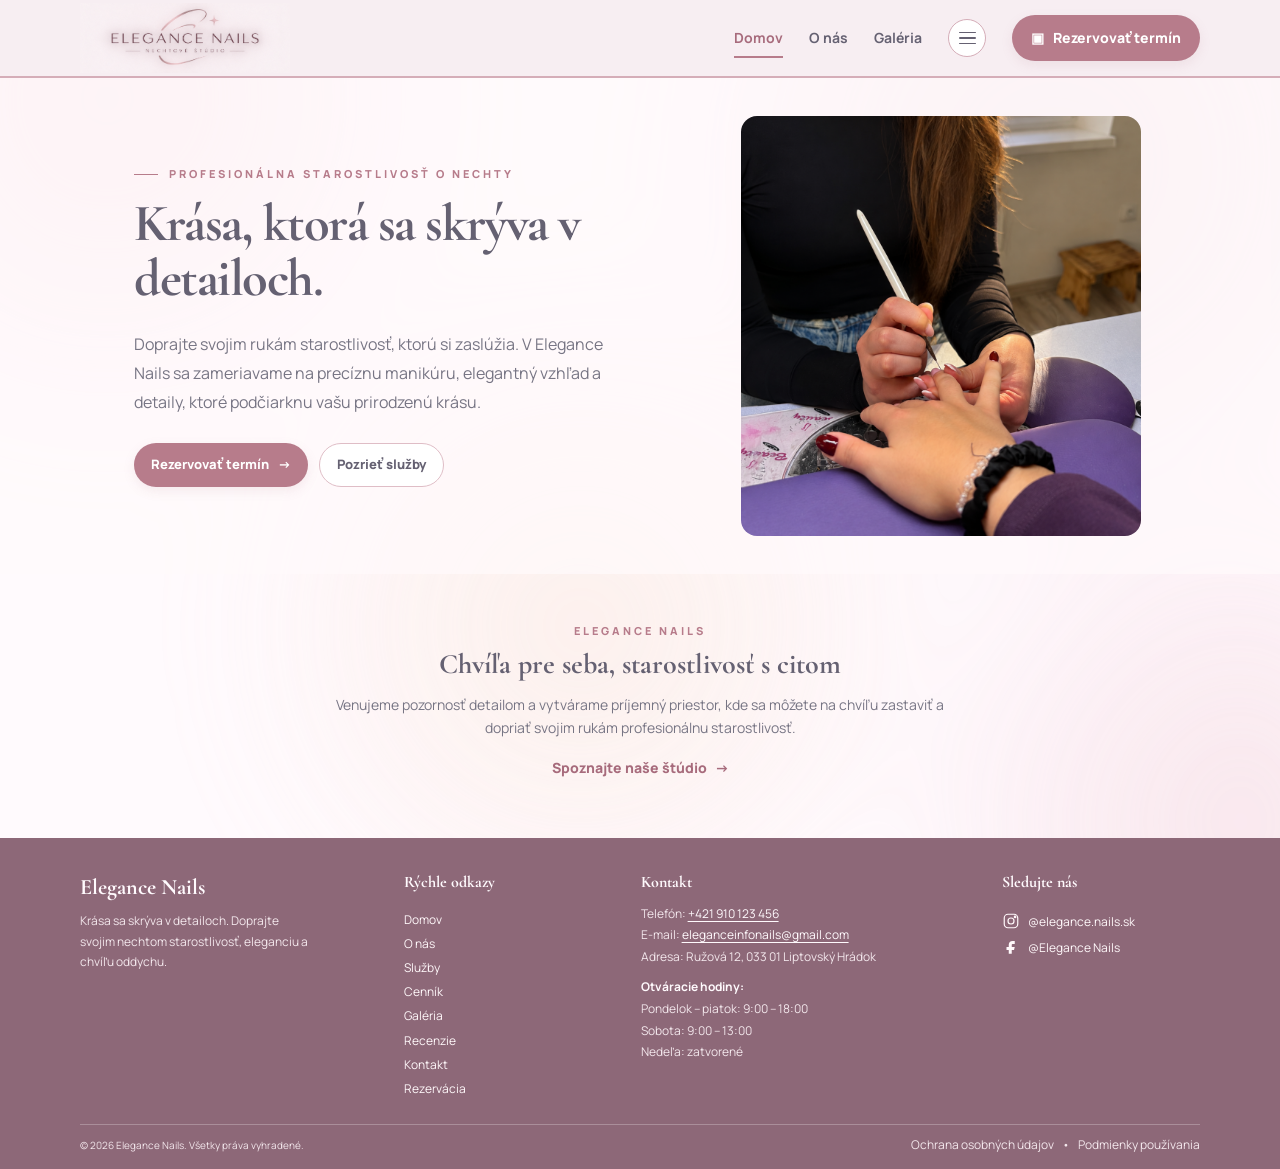
<file: index.html>
<!doctype html>
<html lang="sk">
  <head>
    <meta charset="UTF-8">
    <meta name="viewport" content="width=device-width, initial-scale=1.0">
    <meta
      name="description"
      content="Elegance Nails – profesionálna starostlivosť o nechty a jednoduchá rezervácia termínu."
    >
    <title>Elegance Nails | Domov</title>
    <link rel="icon" type="image/svg+xml" href="favicon.svg">
    <link rel="stylesheet" href="styles/main.css">
  </head>
  <body>
    <header class="site-header">
      <nav class="main-navigation" aria-label="Hlavná navigácia">
        <a class="brand" href="index.html" aria-label="Elegance Nails – domov">
          <img src="docs/prototyp/logo.png" alt="Elegance Nails" width="180" height="60">
        </a>
        <div class="navigation-actions">
          <a href="index.html" aria-current="page">Domov</a>
          <a href="o-nas.html">O nás</a>
          <a href="galeria.html">Galéria</a>
          <details class="nav-menu">
            <summary class="menu-toggle" aria-label="Otvoriť navigačné menu">
              <span class="menu-toggle-icon" aria-hidden="true">
                <span></span><span></span><span></span>
              </span>
            </summary>
            <ul class="menu">
              <li><a href="sluzby.html">Služby</a></li>
              <li><a href="cennik.html">Cenník</a></li>
              <li><a href="recenzie.html">Recenzie</a></li>
              <li><a href="kontakt.html">Kontakt</a></li>
            </ul>
          </details>
          <a class="reservation-button" href="rezervacia.html">
            <span aria-hidden="true">▣</span>
            Rezervovať termín
          </a>
        </div>
      </nav>
    </header>

    <main>
      <section class="hero" aria-labelledby="hero-title">
        <div class="hero-content">
          <p>Profesionálna starostlivosť o nechty</p>
          <h1 id="hero-title">Krása, ktorá sa skrýva v detailoch.</h1>
          <p>
            Doprajte svojim rukám starostlivosť, ktorú si zaslúžia.
            V Elegance Nails sa zameriavame na precíznu manikúru,
            elegantný vzhľad a detaily, ktoré podčiarknu vašu prirodzenú krásu.
          </p>
          <div class="hero-actions">
            <a class="reservation-button" href="rezervacia.html">
              Rezervovať termín <span aria-hidden="true">→</span>
            </a>
            <a href="sluzby.html">Pozrieť služby</a>
          </div>
        </div>
        <img
          class="hero-image"
          src="docs/prototyp/fotkauvod.png"
          alt="Manikérka precízne upravuje nechty zákazníčky"
        >
      </section>

      <section class="home-intro" aria-labelledby="home-intro-title">
        <p>Elegance Nails</p>
        <h2 id="home-intro-title">Chvíľa pre seba, starostlivosť s citom</h2>
        <p>
          Venujeme pozornosť detailom a vytvárame príjemný priestor, kde sa
          môžete na chvíľu zastaviť a dopriať svojim rukám profesionálnu
          starostlivosť.
        </p>
        <a class="text-link" href="o-nas.html">Spoznajte naše štúdio <span aria-hidden="true">→</span></a>
      </section>
    </main>

    <footer class="site-footer">
      <div class="footer-about">
        <a class="footer-brand" href="index.html">Elegance Nails</a>
        <p>Krása sa skrýva v detailoch. Doprajte svojim nechtom starostlivosť, eleganciu a chvíľu oddychu.</p>
      </div>
      <nav class="footer-navigation" aria-label="Navigácia v pätičke">
        <h2>Rýchle odkazy</h2>
        <a href="index.html">Domov</a>
        <a href="o-nas.html">O nás</a>
        <a href="sluzby.html">Služby</a>
        <a href="cennik.html">Cenník</a>
        <a href="galeria.html">Galéria</a>
        <a href="recenzie.html">Recenzie</a>
        <a href="kontakt.html">Kontakt</a>
        <a href="rezervacia.html">Rezervácia</a>
      </nav>
      <div class="footer-contact">
        <h2>Kontakt</h2>
        <p>Telefón: <a href="tel:+421910123456">+421 910 123 456</a></p>
        <p>E-mail: <a href="mailto:eleganceinfonails@gmail.com">eleganceinfonails@gmail.com</a></p>
        <p>Adresa: Ružová 12, 033 01 Liptovský Hrádok</p>
        <p class="footer-opening-hours-title"><strong>Otváracie hodiny:</strong></p>
        <p>Pondelok – piatok: 9:00 – 18:00</p>
        <p>Sobota: 9:00 – 13:00</p>
        <p>Nedeľa: zatvorené</p>
      </div>
      <div class="footer-social">
        <h2>Sledujte nás</h2>
        <a href="https://www.instagram.com/elegance.nails.sk/" target="_blank" rel="noopener noreferrer" aria-label="Instagram Elegance Nails">
          <svg aria-hidden="true" viewBox="0 0 24 24"><rect x="3" y="3" width="18" height="18" rx="5"></rect><circle cx="12" cy="12" r="4"></circle><circle cx="17.4" cy="6.6" r="1"></circle></svg>
          <span>@elegance.nails.sk</span>
        </a>
        <a href="https://www.facebook.com/EleganceNails/" target="_blank" rel="noopener noreferrer" aria-label="Facebook Elegance Nails">
          <svg aria-hidden="true" viewBox="0 0 24 24"><path d="M14 8h3V4h-3c-3 0-5 2-5 5v3H6v4h3v5h4v-5h3l1-4h-4V9c0-.7.3-1 1-1Z"></path></svg>
          <span>@Elegance Nails</span>
        </a>
      </div>
      <div class="footer-copyright">
        <small>© 2026 Elegance Nails. Všetky práva vyhradené.</small>
        <nav aria-label="Právne informácie">
          <a href="ochrana-osobnych-udajov.html">Ochrana osobných údajov</a>
          <span aria-hidden="true">•</span>
          <a href="mailto:eleganceinfonails@gmail.com?subject=Podmienky používania">Podmienky používania</a>
        </nav>
      </div>
    </footer>
    <script src="scripts/navigation.js"></script>
  </body>
</html>
</file>
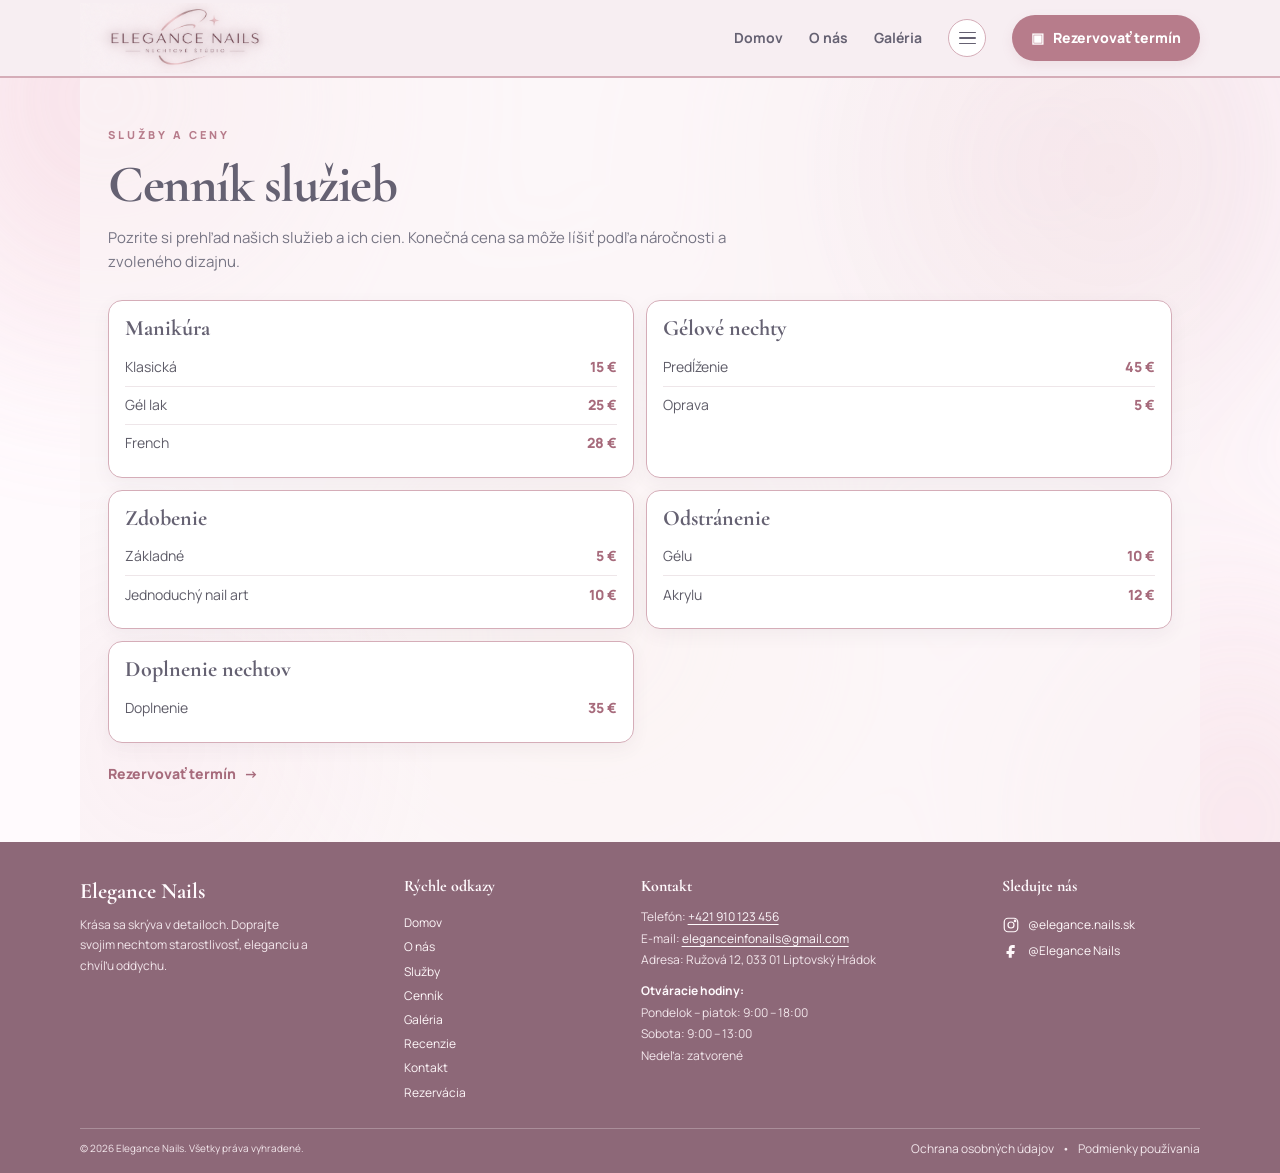
<file: cennik.html>
<!doctype html>
<html lang="sk">
  <head>
    <meta charset="UTF-8">
    <meta name="viewport" content="width=device-width, initial-scale=1.0">
    <meta name="description" content="Pozrite si cenník služieb nechtového štúdia Elegance Nails.">
    <title>Elegance Nails | Cenník</title>
    <link rel="icon" type="image/svg+xml" href="favicon.svg">
    <link rel="stylesheet" href="styles/main.css">
  </head>
  <body>
    <header class="site-header">
      <nav class="main-navigation" aria-label="Hlavná navigácia">
        <a class="brand" href="index.html" aria-label="Elegance Nails – domov"><img src="docs/prototyp/logo.png" alt="Elegance Nails" width="180" height="60"></a>
        <div class="navigation-actions">
          <a href="index.html">Domov</a><a href="o-nas.html">O nás</a><a href="galeria.html">Galéria</a>
          <details class="nav-menu"><summary class="menu-toggle" aria-label="Otvoriť navigačné menu"><span class="menu-toggle-icon" aria-hidden="true"><span></span><span></span><span></span></span></summary>
            <ul class="menu"><li><a href="sluzby.html">Služby</a></li><li><a href="cennik.html" aria-current="page">Cenník</a></li><li><a href="recenzie.html">Recenzie</a></li><li><a href="kontakt.html">Kontakt</a></li></ul>
          </details>
          <a class="reservation-button" href="rezervacia.html"><span aria-hidden="true">▣</span>Rezervovať termín</a>
        </div>
      </nav>
    </header>
    <main>
      <section class="page-content price-page" id="cennik" aria-labelledby="page-title">
        <header><p>Služby a ceny</p><h1 id="page-title">Cenník služieb</h1><p>Pozrite si prehľad našich služieb a ich cien. Konečná cena sa môže líšiť podľa náročnosti a zvoleného dizajnu.</p></header>
        <div class="price-grid">
          <article><h2>Manikúra</h2><dl><div><dt>Klasická</dt><dd>15 €</dd></div><div><dt>Gél lak</dt><dd>25 €</dd></div><div><dt>French</dt><dd>28 €</dd></div></dl></article>
          <article><h2>Gélové nechty</h2><dl><div><dt>Predĺženie</dt><dd>45 €</dd></div><div><dt>Oprava</dt><dd>5 €</dd></div></dl></article>
          <article><h2>Zdobenie</h2><dl><div><dt>Základné</dt><dd>5 €</dd></div><div><dt>Jednoduchý nail art</dt><dd>10 €</dd></div></dl></article>
          <article><h2>Odstránenie</h2><dl><div><dt>Gélu</dt><dd>10 €</dd></div><div><dt>Akrylu</dt><dd>12 €</dd></div></dl></article>
          <article><h2>Doplnenie nechtov</h2><dl><div><dt>Doplnenie</dt><dd>35 €</dd></div></dl></article>
        </div>
        <a class="text-link" href="rezervacia.html">Rezervovať termín <span aria-hidden="true">→</span></a>
      </section>
    </main>
    <footer class="site-footer">
      <div class="footer-about"><a class="footer-brand" href="index.html">Elegance Nails</a><p>Krása sa skrýva v detailoch. Doprajte svojim nechtom starostlivosť, eleganciu a chvíľu oddychu.</p></div>
      <nav class="footer-navigation" aria-label="Navigácia v pätičke"><h2>Rýchle odkazy</h2><a href="index.html">Domov</a><a href="o-nas.html">O nás</a><a href="sluzby.html">Služby</a><a href="cennik.html">Cenník</a><a href="galeria.html">Galéria</a><a href="recenzie.html">Recenzie</a><a href="kontakt.html">Kontakt</a><a href="rezervacia.html">Rezervácia</a></nav>
      <div class="footer-contact"><h2>Kontakt</h2><p>Telefón: <a href="tel:+421910123456">+421 910 123 456</a></p><p>E-mail: <a href="mailto:eleganceinfonails@gmail.com">eleganceinfonails@gmail.com</a></p><p>Adresa: Ružová 12, 033 01 Liptovský Hrádok</p><p class="footer-opening-hours-title"><strong>Otváracie hodiny:</strong></p><p>Pondelok – piatok: 9:00 – 18:00</p><p>Sobota: 9:00 – 13:00</p><p>Nedeľa: zatvorené</p></div>
      <div class="footer-social"><h2>Sledujte nás</h2><a href="https://www.instagram.com/elegance.nails.sk/" target="_blank" rel="noopener noreferrer" aria-label="Instagram Elegance Nails"><svg aria-hidden="true" viewBox="0 0 24 24"><rect x="3" y="3" width="18" height="18" rx="5"></rect><circle cx="12" cy="12" r="4"></circle><circle cx="17.4" cy="6.6" r="1"></circle></svg><span>@elegance.nails.sk</span></a><a href="https://www.facebook.com/EleganceNails/" target="_blank" rel="noopener noreferrer" aria-label="Facebook Elegance Nails"><svg aria-hidden="true" viewBox="0 0 24 24"><path d="M14 8h3V4h-3c-3 0-5 2-5 5v3H6v4h3v5h4v-5h3l1-4h-4V9c0-.7.3-1 1-1Z"></path></svg><span>@Elegance Nails</span></a></div>
      <div class="footer-copyright"><small>© 2026 Elegance Nails. Všetky práva vyhradené.</small><nav aria-label="Právne informácie"><a href="ochrana-osobnych-udajov.html">Ochrana osobných údajov</a><span aria-hidden="true">•</span><a href="mailto:eleganceinfonails@gmail.com?subject=Podmienky používania">Podmienky používania</a></nav></div>
    </footer>
    <script src="scripts/navigation.js"></script>
  </body>
</html>
</file>
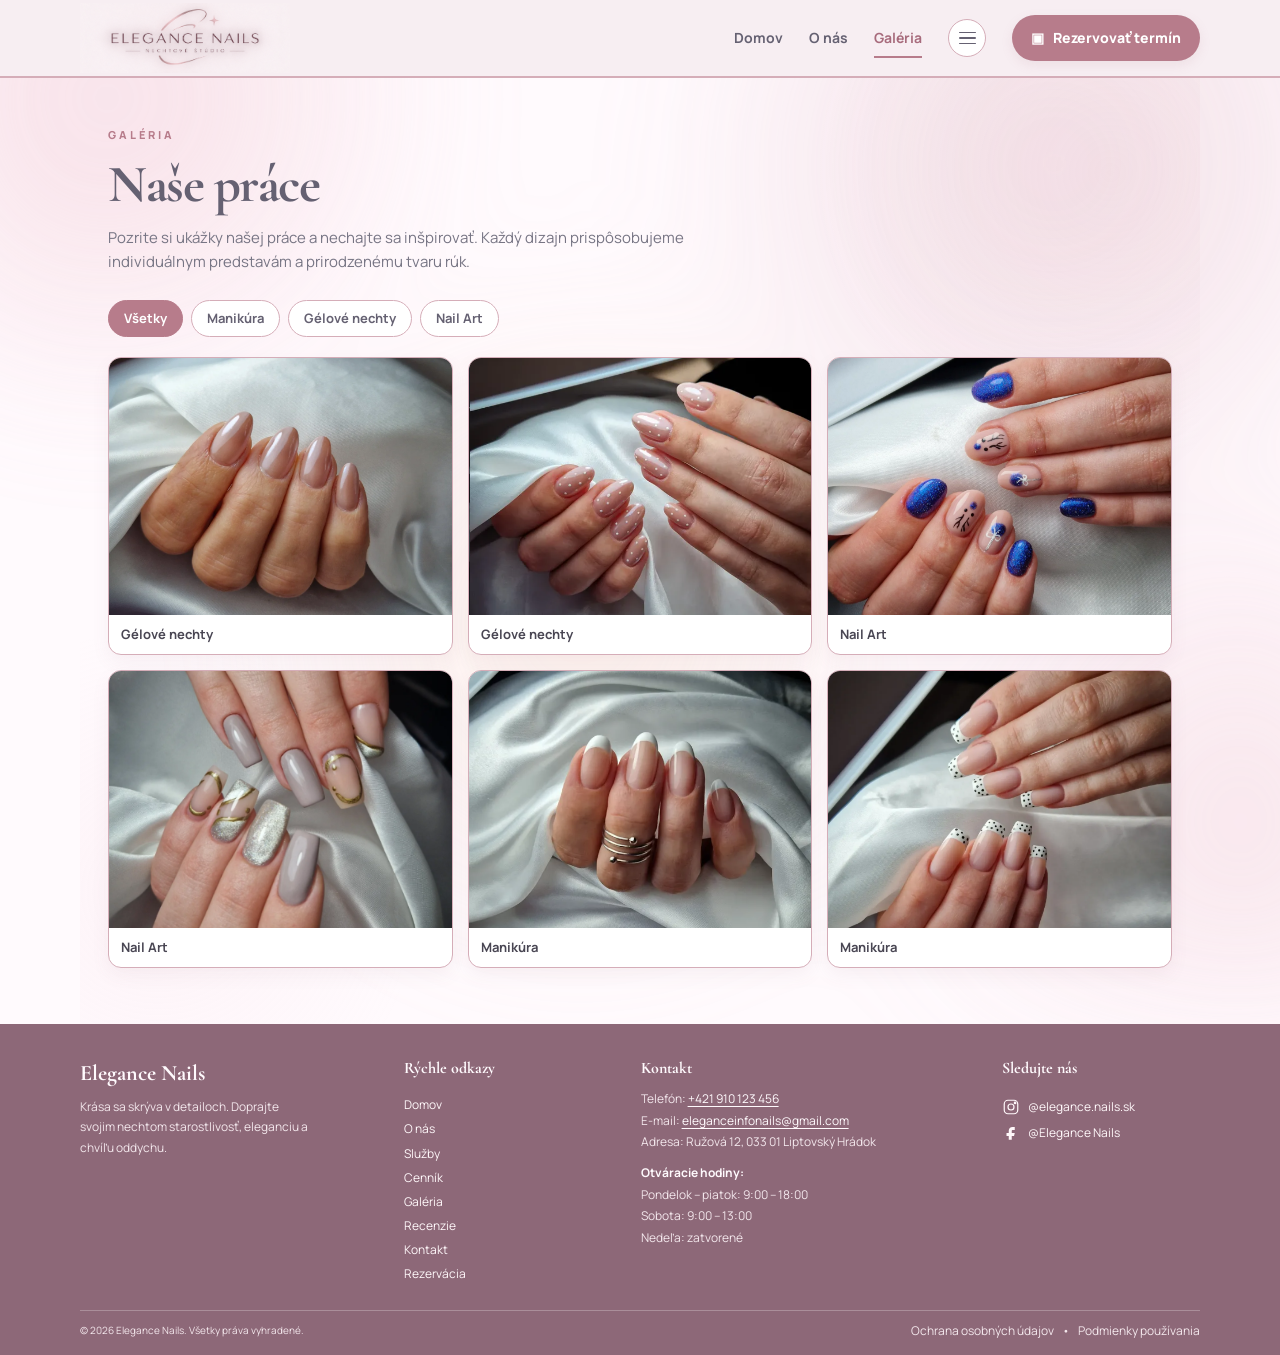
<file: galeria.html>
<!doctype html>
<html lang="sk">
  <head>
    <meta charset="UTF-8">
    <meta name="viewport" content="width=device-width, initial-scale=1.0">
    <meta name="description" content="Prezrite si ukážky prác nechtového štúdia Elegance Nails.">
    <title>Elegance Nails | Galéria</title>
    <link rel="icon" type="image/svg+xml" href="favicon.svg">
    <link rel="stylesheet" href="styles/main.css">
  </head>
  <body>
    <header class="site-header">
      <nav class="main-navigation" aria-label="Hlavná navigácia">
        <a class="brand" href="index.html" aria-label="Elegance Nails – domov"><img src="docs/prototyp/logo.png" alt="Elegance Nails" width="180" height="60"></a>
        <div class="navigation-actions">
          <a href="index.html">Domov</a><a href="o-nas.html">O nás</a><a href="galeria.html" aria-current="page">Galéria</a>
          <details class="nav-menu"><summary class="menu-toggle" aria-label="Otvoriť navigačné menu"><span class="menu-toggle-icon" aria-hidden="true"><span></span><span></span><span></span></span></summary>
            <ul class="menu"><li><a href="sluzby.html">Služby</a></li><li><a href="cennik.html">Cenník</a></li><li><a href="recenzie.html">Recenzie</a></li><li><a href="kontakt.html">Kontakt</a></li></ul>
          </details>
          <a class="reservation-button" href="rezervacia.html"><span aria-hidden="true">▣</span>Rezervovať termín</a>
        </div>
      </nav>
    </header>
    <main>
      <section class="page-content gallery-page" id="galeria" aria-labelledby="page-title">
        <header><p>Galéria</p><h1 id="page-title">Naše práce</h1><p>Pozrite si ukážky našej práce a nechajte sa inšpirovať. Každý dizajn prispôsobujeme individuálnym predstavám a prirodzenému tvaru rúk.</p></header>
        <div class="gallery-filters" aria-label="Kategórie galérie">
          <button type="button" data-filter="vsetky" aria-pressed="true">Všetky</button>
          <button type="button" data-filter="manikura" aria-pressed="false">Manikúra</button>
          <button type="button" data-filter="gelove-nechty" aria-pressed="false">Gélové nechty</button>
          <button type="button" data-filter="nail-art" aria-pressed="false">Nail Art</button>
        </div>
        <div class="gallery-grid">
          <figure data-category="gelove-nechty"><img src="docs/prototyp/gelovenechty1.png" alt="Elegantné nude gélové nechty"><figcaption>Gélové nechty</figcaption></figure>
          <figure data-category="gelove-nechty"><img src="docs/prototyp/gelovenechty2.png" alt="Ružové gélové nechty s jemným bodkovaným zdobením"><figcaption>Gélové nechty</figcaption></figure>
          <figure data-category="nail-art"><img src="docs/prototyp/nailart1.png" alt="Modré a ružové nechty so zdobením"><figcaption>Nail Art</figcaption></figure>
          <figure data-category="nail-art"><img src="docs/prototyp/nailart2.png" alt="Elegantné nude nechty so zlatým zdobením"><figcaption>Nail Art</figcaption></figure>
          <figure data-category="manikura"><img src="docs/prototyp/manikura1.png" alt="Prirodzená manikúra s francúzskou špičkou"><figcaption>Manikúra</figcaption></figure>
          <figure data-category="manikura"><img src="docs/prototyp/manikura2.png" alt="Ružová manikúra s bodkovaným zdobením"><figcaption>Manikúra</figcaption></figure>
        </div>
      </section>
    </main>
    <footer class="site-footer">
      <div class="footer-about"><a class="footer-brand" href="index.html">Elegance Nails</a><p>Krása sa skrýva v detailoch. Doprajte svojim nechtom starostlivosť, eleganciu a chvíľu oddychu.</p></div>
      <nav class="footer-navigation" aria-label="Navigácia v pätičke"><h2>Rýchle odkazy</h2><a href="index.html">Domov</a><a href="o-nas.html">O nás</a><a href="sluzby.html">Služby</a><a href="cennik.html">Cenník</a><a href="galeria.html">Galéria</a><a href="recenzie.html">Recenzie</a><a href="kontakt.html">Kontakt</a><a href="rezervacia.html">Rezervácia</a></nav>
      <div class="footer-contact"><h2>Kontakt</h2><p>Telefón: <a href="tel:+421910123456">+421 910 123 456</a></p><p>E-mail: <a href="mailto:eleganceinfonails@gmail.com">eleganceinfonails@gmail.com</a></p><p>Adresa: Ružová 12, 033 01 Liptovský Hrádok</p><p class="footer-opening-hours-title"><strong>Otváracie hodiny:</strong></p><p>Pondelok – piatok: 9:00 – 18:00</p><p>Sobota: 9:00 – 13:00</p><p>Nedeľa: zatvorené</p></div>
      <div class="footer-social"><h2>Sledujte nás</h2><a href="https://www.instagram.com/elegance.nails.sk/" target="_blank" rel="noopener noreferrer" aria-label="Instagram Elegance Nails"><svg aria-hidden="true" viewBox="0 0 24 24"><rect x="3" y="3" width="18" height="18" rx="5"></rect><circle cx="12" cy="12" r="4"></circle><circle cx="17.4" cy="6.6" r="1"></circle></svg><span>@elegance.nails.sk</span></a><a href="https://www.facebook.com/EleganceNails/" target="_blank" rel="noopener noreferrer" aria-label="Facebook Elegance Nails"><svg aria-hidden="true" viewBox="0 0 24 24"><path d="M14 8h3V4h-3c-3 0-5 2-5 5v3H6v4h3v5h4v-5h3l1-4h-4V9c0-.7.3-1 1-1Z"></path></svg><span>@Elegance Nails</span></a></div>
      <div class="footer-copyright"><small>© 2026 Elegance Nails. Všetky práva vyhradené.</small><nav aria-label="Právne informácie"><a href="ochrana-osobnych-udajov.html">Ochrana osobných údajov</a><span aria-hidden="true">•</span><a href="mailto:eleganceinfonails@gmail.com?subject=Podmienky používania">Podmienky používania</a></nav></div>
    </footer>
    <script>
      const filterButtons = Array.from(document.querySelectorAll(".gallery-filters button"));
      const galleryItems = Array.from(document.querySelectorAll(".gallery-grid figure"));

      filterButtons.forEach((button) => {
        button.addEventListener("click", () => {
          const selectedFilter = button.dataset.filter;

          filterButtons.forEach((filterButton) => {
            const isSelected = filterButton === button;
            filterButton.setAttribute("aria-pressed", String(isSelected));
          });

          galleryItems.forEach((item) => {
            const isMatch = selectedFilter === "vsetky" ||
              item.dataset.category === selectedFilter;

            item.classList.toggle("is-hidden", !isMatch);
            if (isMatch) {
              item.classList.remove("is-entering");
              requestAnimationFrame(() => item.classList.add("is-entering"));
            }
          });
        });
      });
    </script>
    <script src="scripts/navigation.js"></script>
  </body>
</html>
</file>
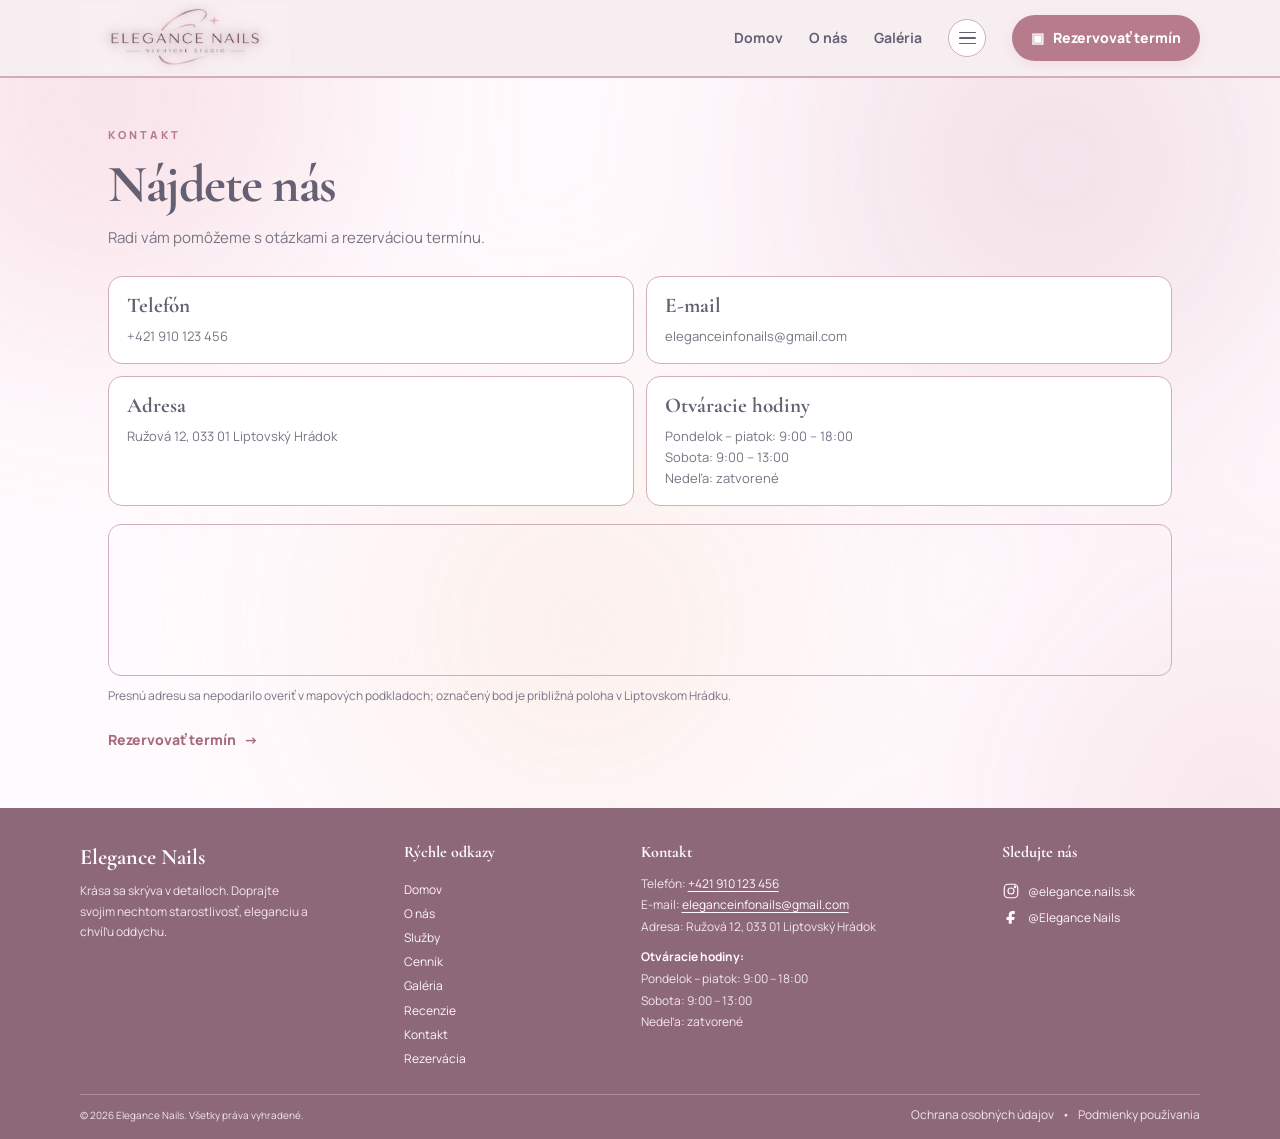
<file: kontakt.html>
<!doctype html>
<html lang="sk">
  <head>
    <meta charset="UTF-8">
    <meta name="viewport" content="width=device-width, initial-scale=1.0">
    <meta name="description" content="Kontaktujte nechtové štúdio Elegance Nails.">
    <title>Elegance Nails | Kontakt</title>
    <link rel="icon" type="image/svg+xml" href="favicon.svg">
    <link rel="stylesheet" href="styles/main.css">
  </head>
  <body>
    <header class="site-header">
      <nav class="main-navigation" aria-label="Hlavná navigácia">
        <a class="brand" href="index.html" aria-label="Elegance Nails – domov"><img src="docs/prototyp/logo.png" alt="Elegance Nails" width="180" height="60"></a>
        <div class="navigation-actions">
          <a href="index.html">Domov</a><a href="o-nas.html">O nás</a><a href="galeria.html">Galéria</a>
          <details class="nav-menu"><summary class="menu-toggle" aria-label="Otvoriť navigačné menu"><span class="menu-toggle-icon" aria-hidden="true"><span></span><span></span><span></span></span></summary>
            <ul class="menu"><li><a href="sluzby.html">Služby</a></li><li><a href="cennik.html">Cenník</a></li><li><a href="recenzie.html">Recenzie</a></li><li><a href="kontakt.html" aria-current="page">Kontakt</a></li></ul>
          </details>
          <a class="reservation-button" href="rezervacia.html"><span aria-hidden="true">▣</span>Rezervovať termín</a>
        </div>
      </nav>
    </header>
    <main>
      <section class="page-content contact-page" id="kontakt" aria-labelledby="page-title">
        <header><p>Kontakt</p><h1 id="page-title">Nájdete nás</h1><p>Radi vám pomôžeme s otázkami a rezerváciou termínu.</p></header>
        <div class="contact-grid">
          <article><h2>Telefón</h2><p><a href="tel:+421910123456">+421 910 123 456</a></p></article>
          <article><h2>E-mail</h2><p><a href="mailto:eleganceinfonails@gmail.com">eleganceinfonails@gmail.com</a></p></article>
          <article><h2>Adresa</h2><p>Ružová 12, 033 01 Liptovský Hrádok</p></article>
          <article><h2>Otváracie hodiny</h2><p>Pondelok – piatok: 9:00 – 18:00<br>Sobota: 9:00 – 13:00<br>Nedeľa: zatvorené</p></article>
        </div>
        <div class="map-placeholder">
          <iframe
            title="Interaktívna mapa približnej polohy v Liptovskom Hrádku"
            src="https://www.openstreetmap.org/export/embed.html?bbox=19.7157331%2C49.0311787%2C19.7277331%2C49.0431787&amp;layer=mapnik&amp;marker=49.0371787%2C19.7217331"
            loading="lazy"
            referrerpolicy="no-referrer-when-downgrade"
          ></iframe>
        </div>
        <p class="map-note">Presnú adresu sa nepodarilo overiť v mapových podkladoch; označený bod je približná poloha v Liptovskom Hrádku.</p>
        <a class="text-link" href="rezervacia.html">Rezervovať termín <span aria-hidden="true">→</span></a>
      </section>
    </main>
    <footer class="site-footer">
      <div class="footer-about"><a class="footer-brand" href="index.html">Elegance Nails</a><p>Krása sa skrýva v detailoch. Doprajte svojim nechtom starostlivosť, eleganciu a chvíľu oddychu.</p></div>
      <nav class="footer-navigation" aria-label="Navigácia v pätičke"><h2>Rýchle odkazy</h2><a href="index.html">Domov</a><a href="o-nas.html">O nás</a><a href="sluzby.html">Služby</a><a href="cennik.html">Cenník</a><a href="galeria.html">Galéria</a><a href="recenzie.html">Recenzie</a><a href="kontakt.html">Kontakt</a><a href="rezervacia.html">Rezervácia</a></nav>
      <div class="footer-contact"><h2>Kontakt</h2><p>Telefón: <a href="tel:+421910123456">+421 910 123 456</a></p><p>E-mail: <a href="mailto:eleganceinfonails@gmail.com">eleganceinfonails@gmail.com</a></p><p>Adresa: Ružová 12, 033 01 Liptovský Hrádok</p><p class="footer-opening-hours-title"><strong>Otváracie hodiny:</strong></p><p>Pondelok – piatok: 9:00 – 18:00</p><p>Sobota: 9:00 – 13:00</p><p>Nedeľa: zatvorené</p></div>
      <div class="footer-social"><h2>Sledujte nás</h2><a href="https://www.instagram.com/elegance.nails.sk/" target="_blank" rel="noopener noreferrer" aria-label="Instagram Elegance Nails"><svg aria-hidden="true" viewBox="0 0 24 24"><rect x="3" y="3" width="18" height="18" rx="5"></rect><circle cx="12" cy="12" r="4"></circle><circle cx="17.4" cy="6.6" r="1"></circle></svg><span>@elegance.nails.sk</span></a><a href="https://www.facebook.com/EleganceNails/" target="_blank" rel="noopener noreferrer" aria-label="Facebook Elegance Nails"><svg aria-hidden="true" viewBox="0 0 24 24"><path d="M14 8h3V4h-3c-3 0-5 2-5 5v3H6v4h3v5h4v-5h3l1-4h-4V9c0-.7.3-1 1-1Z"></path></svg><span>@Elegance Nails</span></a></div>
      <div class="footer-copyright"><small>© 2026 Elegance Nails. Všetky práva vyhradené.</small><nav aria-label="Právne informácie"><a href="ochrana-osobnych-udajov.html">Ochrana osobných údajov</a><span aria-hidden="true">•</span><a href="mailto:eleganceinfonails@gmail.com?subject=Podmienky používania">Podmienky používania</a></nav></div>
    </footer>
    <script src="scripts/navigation.js"></script>
  </body>
</html>
</file>
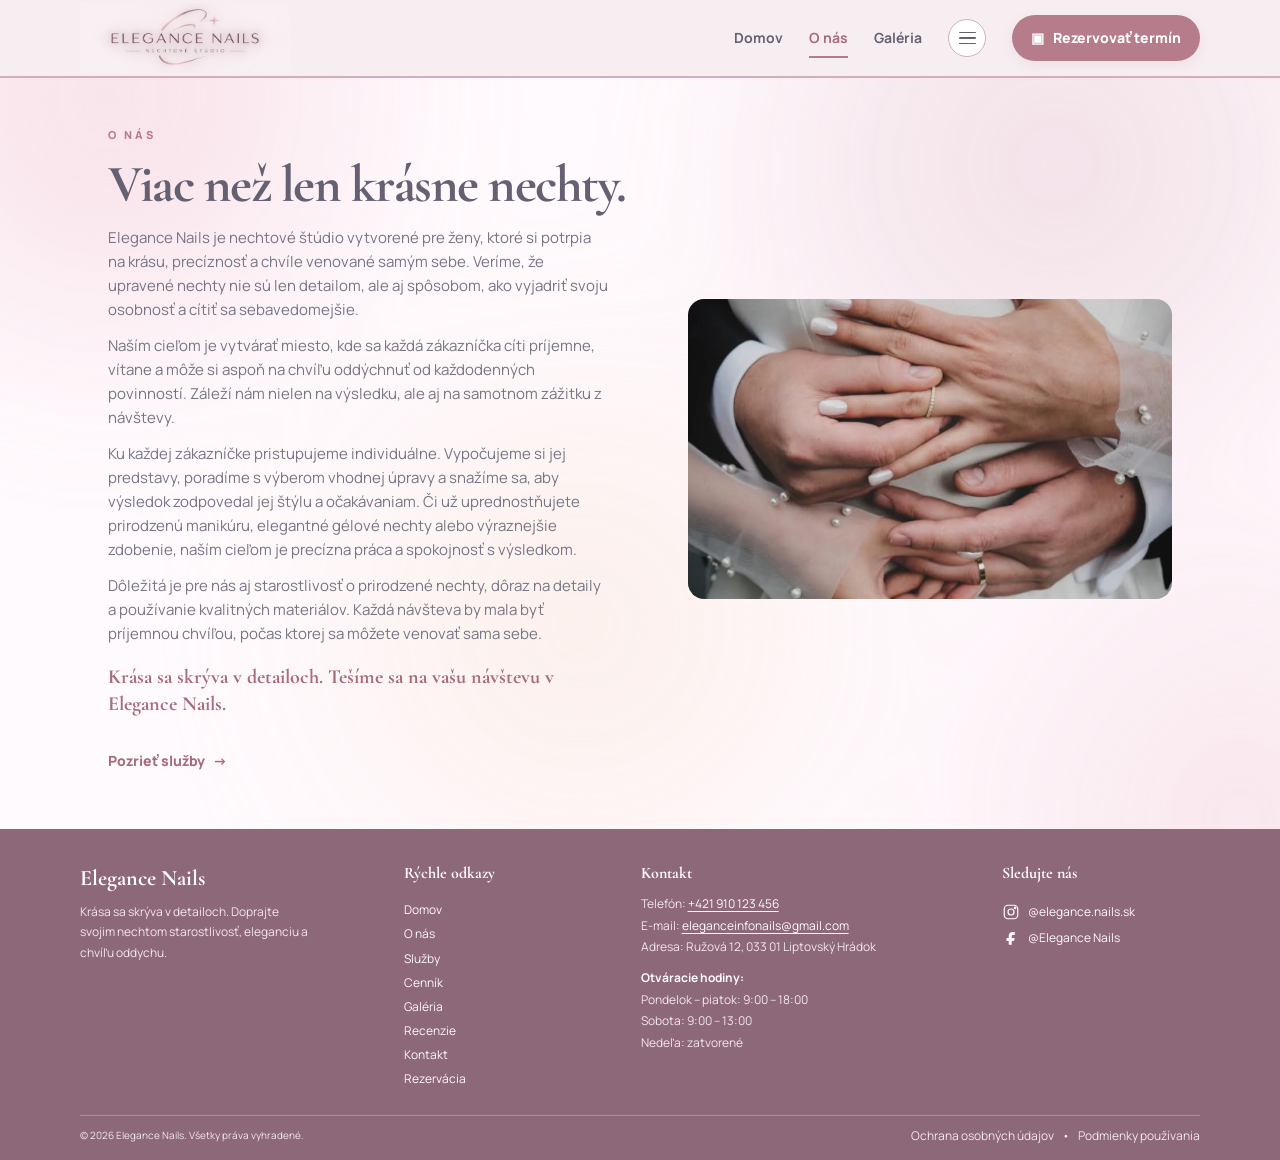
<file: o-nas.html>
<!doctype html>
<html lang="sk">
  <head>
    <meta charset="UTF-8">
    <meta name="viewport" content="width=device-width, initial-scale=1.0">
    <meta name="description" content="Spoznajte nechtové štúdio Elegance Nails a náš osobný prístup.">
    <title>Elegance Nails | O nás</title>
    <link rel="icon" type="image/svg+xml" href="favicon.svg">
    <link rel="stylesheet" href="styles/main.css">
  </head>
  <body>
    <header class="site-header">
      <nav class="main-navigation" aria-label="Hlavná navigácia">
        <a class="brand" href="index.html" aria-label="Elegance Nails – domov"><img src="docs/prototyp/logo.png" alt="Elegance Nails" width="180" height="60"></a>
        <div class="navigation-actions">
          <a href="index.html">Domov</a><a href="o-nas.html" aria-current="page">O nás</a><a href="galeria.html">Galéria</a>
          <details class="nav-menu"><summary class="menu-toggle" aria-label="Otvoriť navigačné menu"><span class="menu-toggle-icon" aria-hidden="true"><span></span><span></span><span></span></span></summary>
            <ul class="menu"><li><a href="sluzby.html">Služby</a></li><li><a href="cennik.html">Cenník</a></li><li><a href="recenzie.html">Recenzie</a></li><li><a href="kontakt.html">Kontakt</a></li></ul>
          </details>
          <a class="reservation-button" href="rezervacia.html"><span aria-hidden="true">▣</span>Rezervovať termín</a>
        </div>
      </nav>
    </header>
    <main>
      <section class="page-content about-page" id="o-nas" aria-labelledby="page-title">
        <header><p>O nás</p><h1 id="page-title">Viac než len krásne nechty.</h1></header>
        <div class="about-copy">
          <p>Elegance Nails je nechtové štúdio vytvorené pre ženy, ktoré si potrpia na krásu, precíznosť a chvíle venované samým sebe. Veríme, že upravené nechty nie sú len detailom, ale aj spôsobom, ako vyjadriť svoju osobnosť a cítiť sa sebavedomejšie.</p>
          <p>Naším cieľom je vytvárať miesto, kde sa každá zákazníčka cíti príjemne, vítane a môže si aspoň na chvíľu oddýchnuť od každodenných povinností. Záleží nám nielen na výsledku, ale aj na samotnom zážitku z návštevy.</p>
          <p>Ku každej zákazníčke pristupujeme individuálne. Vypočujeme si jej predstavy, poradíme s výberom vhodnej úpravy a snažíme sa, aby výsledok zodpovedal jej štýlu a očakávaniam. Či už uprednostňujete prirodzenú manikúru, elegantné gélové nechty alebo výraznejšie zdobenie, naším cieľom je precízna práca a spokojnosť s výsledkom.</p>
          <p>Dôležitá je pre nás aj starostlivosť o prirodzené nechty, dôraz na detaily a používanie kvalitných materiálov. Každá návšteva by mala byť príjemnou chvíľou, počas ktorej sa môžete venovať sama sebe.</p>
          <p><strong>Krása sa skrýva v detailoch. Tešíme sa na vašu návštevu v Elegance Nails.</strong></p>
        </div>
        <img class="about-image" src="docs/prototyp/onasobrazok.png" alt="Upravené nechty a starostlivosť o ruky">
        <a class="text-link" href="sluzby.html">Pozrieť služby <span aria-hidden="true">→</span></a>
      </section>
    </main>
    <footer class="site-footer">
      <div class="footer-about"><a class="footer-brand" href="index.html">Elegance Nails</a><p>Krása sa skrýva v detailoch. Doprajte svojim nechtom starostlivosť, eleganciu a chvíľu oddychu.</p></div>
      <nav class="footer-navigation" aria-label="Navigácia v pätičke"><h2>Rýchle odkazy</h2><a href="index.html">Domov</a><a href="o-nas.html">O nás</a><a href="sluzby.html">Služby</a><a href="cennik.html">Cenník</a><a href="galeria.html">Galéria</a><a href="recenzie.html">Recenzie</a><a href="kontakt.html">Kontakt</a><a href="rezervacia.html">Rezervácia</a></nav>
      <div class="footer-contact"><h2>Kontakt</h2><p>Telefón: <a href="tel:+421910123456">+421 910 123 456</a></p><p>E-mail: <a href="mailto:eleganceinfonails@gmail.com">eleganceinfonails@gmail.com</a></p><p>Adresa: Ružová 12, 033 01 Liptovský Hrádok</p><p class="footer-opening-hours-title"><strong>Otváracie hodiny:</strong></p><p>Pondelok – piatok: 9:00 – 18:00</p><p>Sobota: 9:00 – 13:00</p><p>Nedeľa: zatvorené</p></div>
      <div class="footer-social"><h2>Sledujte nás</h2><a href="https://www.instagram.com/elegance.nails.sk/" target="_blank" rel="noopener noreferrer" aria-label="Instagram Elegance Nails"><svg aria-hidden="true" viewBox="0 0 24 24"><rect x="3" y="3" width="18" height="18" rx="5"></rect><circle cx="12" cy="12" r="4"></circle><circle cx="17.4" cy="6.6" r="1"></circle></svg><span>@elegance.nails.sk</span></a><a href="https://www.facebook.com/EleganceNails/" target="_blank" rel="noopener noreferrer" aria-label="Facebook Elegance Nails"><svg aria-hidden="true" viewBox="0 0 24 24"><path d="M14 8h3V4h-3c-3 0-5 2-5 5v3H6v4h3v5h4v-5h3l1-4h-4V9c0-.7.3-1 1-1Z"></path></svg><span>@Elegance Nails</span></a></div>
      <div class="footer-copyright"><small>© 2026 Elegance Nails. Všetky práva vyhradené.</small><nav aria-label="Právne informácie"><a href="ochrana-osobnych-udajov.html">Ochrana osobných údajov</a><span aria-hidden="true">•</span><a href="mailto:eleganceinfonails@gmail.com?subject=Podmienky používania">Podmienky používania</a></nav></div>
    </footer>
    <script src="scripts/navigation.js"></script>
  </body>
</html>
</file>
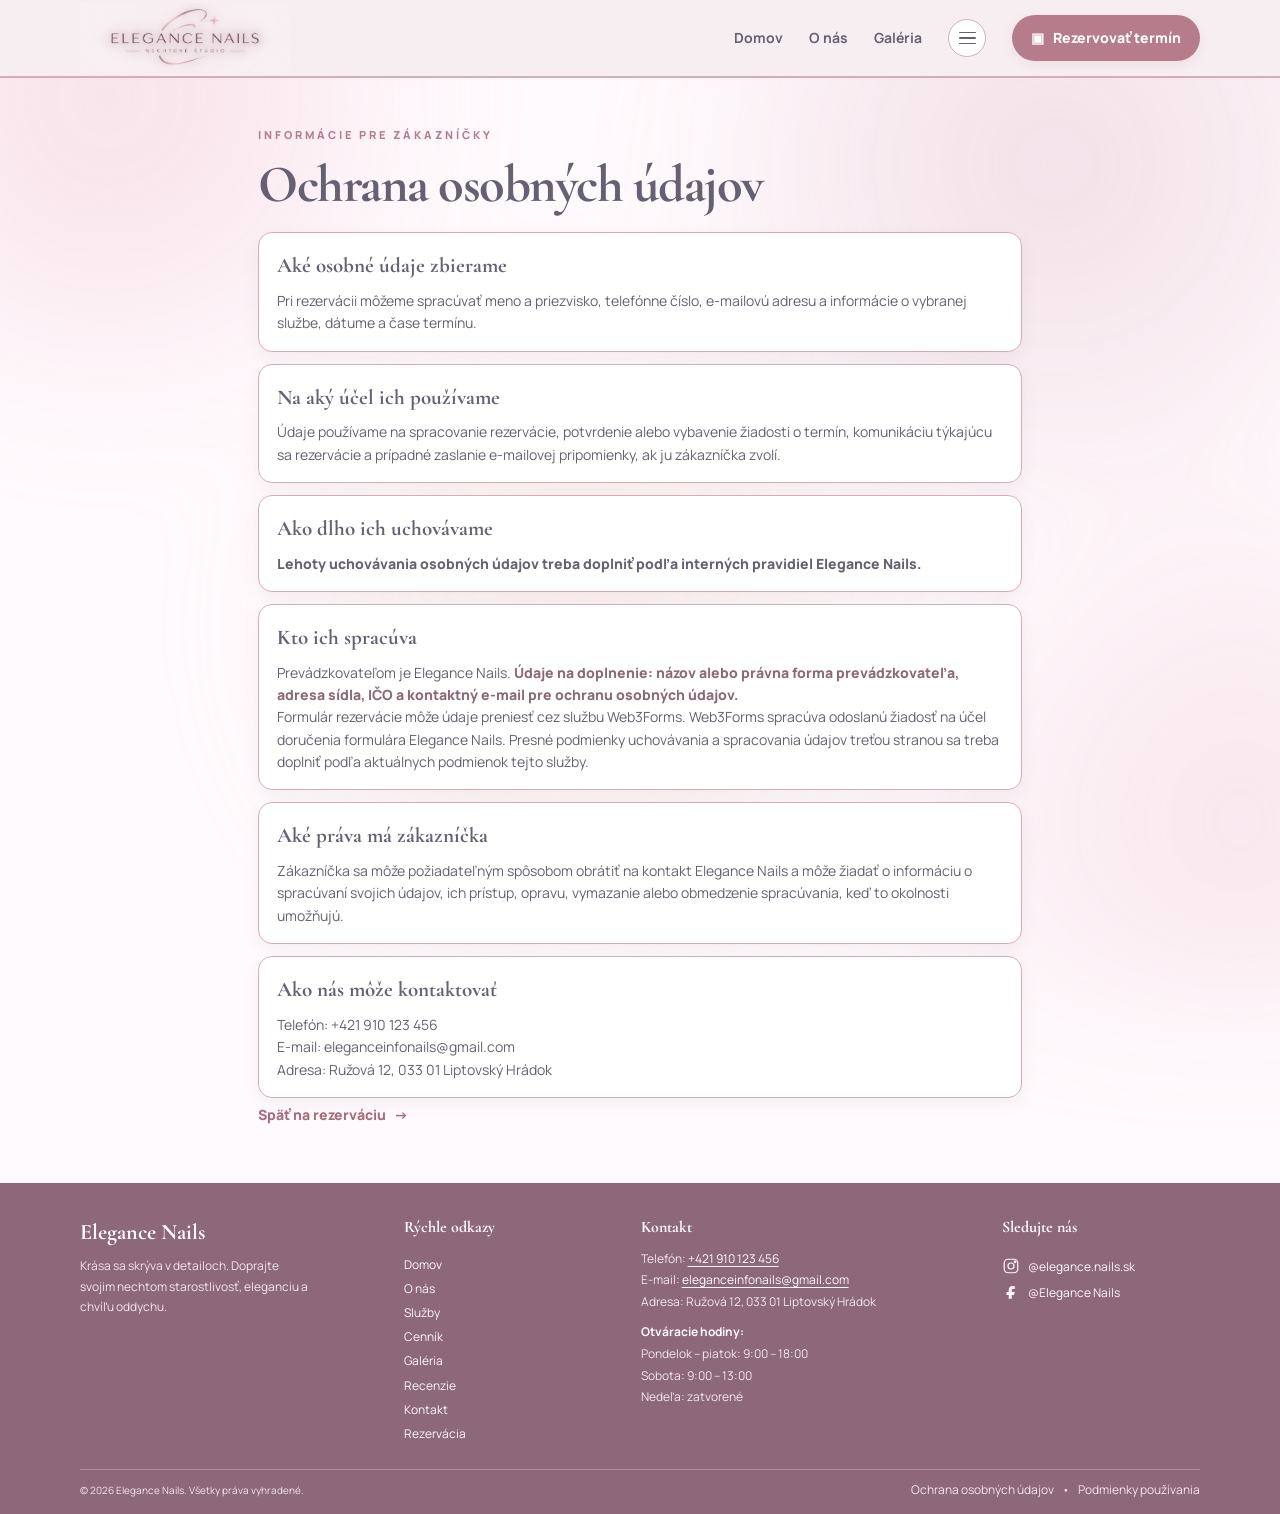
<file: ochrana-osobnych-udajov.html>
<!doctype html>
<html lang="sk">
  <head>
    <meta charset="UTF-8">
    <meta name="viewport" content="width=device-width, initial-scale=1.0">
    <meta name="description" content="Informácie o ochrane osobných údajov nechtového štúdia Elegance Nails.">
    <title>Elegance Nails | Ochrana osobných údajov</title>
    <link rel="icon" type="image/svg+xml" href="favicon.svg">
    <link rel="stylesheet" href="styles/main.css">
  </head>
  <body>
    <header class="site-header">
      <nav class="main-navigation" aria-label="Hlavná navigácia">
        <a class="brand" href="index.html" aria-label="Elegance Nails – domov"><img src="docs/prototyp/logo.png" alt="Elegance Nails" width="180" height="60"></a>
        <div class="navigation-actions">
          <a href="index.html">Domov</a><a href="o-nas.html">O nás</a><a href="galeria.html">Galéria</a>
          <details class="nav-menu"><summary class="menu-toggle" aria-label="Otvoriť navigačné menu"><span class="menu-toggle-icon" aria-hidden="true"><span></span><span></span><span></span></span></summary>
            <ul class="menu"><li><a href="sluzby.html">Služby</a></li><li><a href="cennik.html">Cenník</a></li><li><a href="recenzie.html">Recenzie</a></li><li><a href="kontakt.html">Kontakt</a></li></ul>
          </details>
          <a class="reservation-button" href="rezervacia.html"><span aria-hidden="true">▣</span>Rezervovať termín</a>
        </div>
      </nav>
    </header>
    <main>
      <section class="page-content privacy-page" aria-labelledby="page-title">
        <header><p>Informácie pre zákazníčky</p><h1 id="page-title">Ochrana osobných údajov</h1></header>
        <div class="privacy-content">
          <section>
            <h2>Aké osobné údaje zbierame</h2>
            <p>Pri rezervácii môžeme spracúvať meno a priezvisko, telefónne číslo, e-mailovú adresu a informácie o vybranej službe, dátume a čase termínu.</p>
          </section>
          <section>
            <h2>Na aký účel ich používame</h2>
            <p>Údaje používame na spracovanie rezervácie, potvrdenie alebo vybavenie žiadosti o termín, komunikáciu týkajúcu sa rezervácie a prípadné zaslanie e-mailovej pripomienky, ak ju zákazníčka zvolí.</p>
          </section>
          <section>
            <h2>Ako dlho ich uchovávame</h2>
            <p class="missing-info">Lehoty uchovávania osobných údajov treba doplniť podľa interných pravidiel Elegance Nails.</p>
          </section>
          <section>
            <h2>Kto ich spracúva</h2>
            <p>Prevádzkovateľom je Elegance Nails. <span class="missing-info">Údaje na doplnenie: názov alebo právna forma prevádzkovateľa, adresa sídla, IČO a kontaktný e-mail pre ochranu osobných údajov.</span></p>
            <p>Formulár rezervácie môže údaje preniesť cez službu Web3Forms. Web3Forms spracúva odoslanú žiadosť na účel doručenia formulára Elegance Nails. Presné podmienky uchovávania a spracovania údajov treťou stranou sa treba doplniť podľa aktuálnych podmienok tejto služby.</p>
          </section>
          <section>
            <h2>Aké práva má zákazníčka</h2>
            <p>Zákazníčka sa môže požiadateľným spôsobom obrátiť na kontakt Elegance Nails a môže žiadať o informáciu o spracúvaní svojich údajov, ich prístup, opravu, vymazanie alebo obmedzenie spracúvania, keď to okolnosti umožňujú.</p>
          </section>
          <section>
            <h2>Ako nás môže kontaktovať</h2>
            <p>Telefón: <a href="tel:+421910123456">+421 910 123 456</a><br>E-mail: <a href="mailto:eleganceinfonails@gmail.com">eleganceinfonails@gmail.com</a><br>Adresa: Ružová 12, 033 01 Liptovský Hrádok</p>
          </section>
        </div>
        <a class="text-link" href="rezervacia.html">Späť na rezerváciu <span aria-hidden="true">→</span></a>
      </section>
    </main>
    <footer class="site-footer">
      <div class="footer-about"><a class="footer-brand" href="index.html">Elegance Nails</a><p>Krása sa skrýva v detailoch. Doprajte svojim nechtom starostlivosť, eleganciu a chvíľu oddychu.</p></div>
      <nav class="footer-navigation" aria-label="Navigácia v pätičke"><h2>Rýchle odkazy</h2><a href="index.html">Domov</a><a href="o-nas.html">O nás</a><a href="sluzby.html">Služby</a><a href="cennik.html">Cenník</a><a href="galeria.html">Galéria</a><a href="recenzie.html">Recenzie</a><a href="kontakt.html">Kontakt</a><a href="rezervacia.html">Rezervácia</a></nav>
      <div class="footer-contact"><h2>Kontakt</h2><p>Telefón: <a href="tel:+421910123456">+421 910 123 456</a></p><p>E-mail: <a href="mailto:eleganceinfonails@gmail.com">eleganceinfonails@gmail.com</a></p><p>Adresa: Ružová 12, 033 01 Liptovský Hrádok</p><p class="footer-opening-hours-title"><strong>Otváracie hodiny:</strong></p><p>Pondelok – piatok: 9:00 – 18:00</p><p>Sobota: 9:00 – 13:00</p><p>Nedeľa: zatvorené</p></div>
      <div class="footer-social"><h2>Sledujte nás</h2><a href="https://www.instagram.com/elegance.nails.sk/" target="_blank" rel="noopener noreferrer" aria-label="Instagram Elegance Nails"><svg aria-hidden="true" viewBox="0 0 24 24"><rect x="3" y="3" width="18" height="18" rx="5"></rect><circle cx="12" cy="12" r="4"></circle><circle cx="17.4" cy="6.6" r="1"></circle></svg><span>@elegance.nails.sk</span></a><a href="https://www.facebook.com/EleganceNails/" target="_blank" rel="noopener noreferrer" aria-label="Facebook Elegance Nails"><svg aria-hidden="true" viewBox="0 0 24 24"><path d="M14 8h3V4h-3c-3 0-5 2-5 5v3H6v4h3v5h4v-5h3l1-4h-4V9c0-.7.3-1 1-1Z"></path></svg><span>@Elegance Nails</span></a></div>
      <div class="footer-copyright"><small>© 2026 Elegance Nails. Všetky práva vyhradené.</small><nav aria-label="Právne informácie"><a href="ochrana-osobnych-udajov.html">Ochrana osobných údajov</a><span aria-hidden="true">•</span><a href="mailto:eleganceinfonails@gmail.com?subject=Podmienky používania">Podmienky používania</a></nav></div>
    </footer>
    <script src="scripts/navigation.js"></script>
  </body>
</html>
</file>
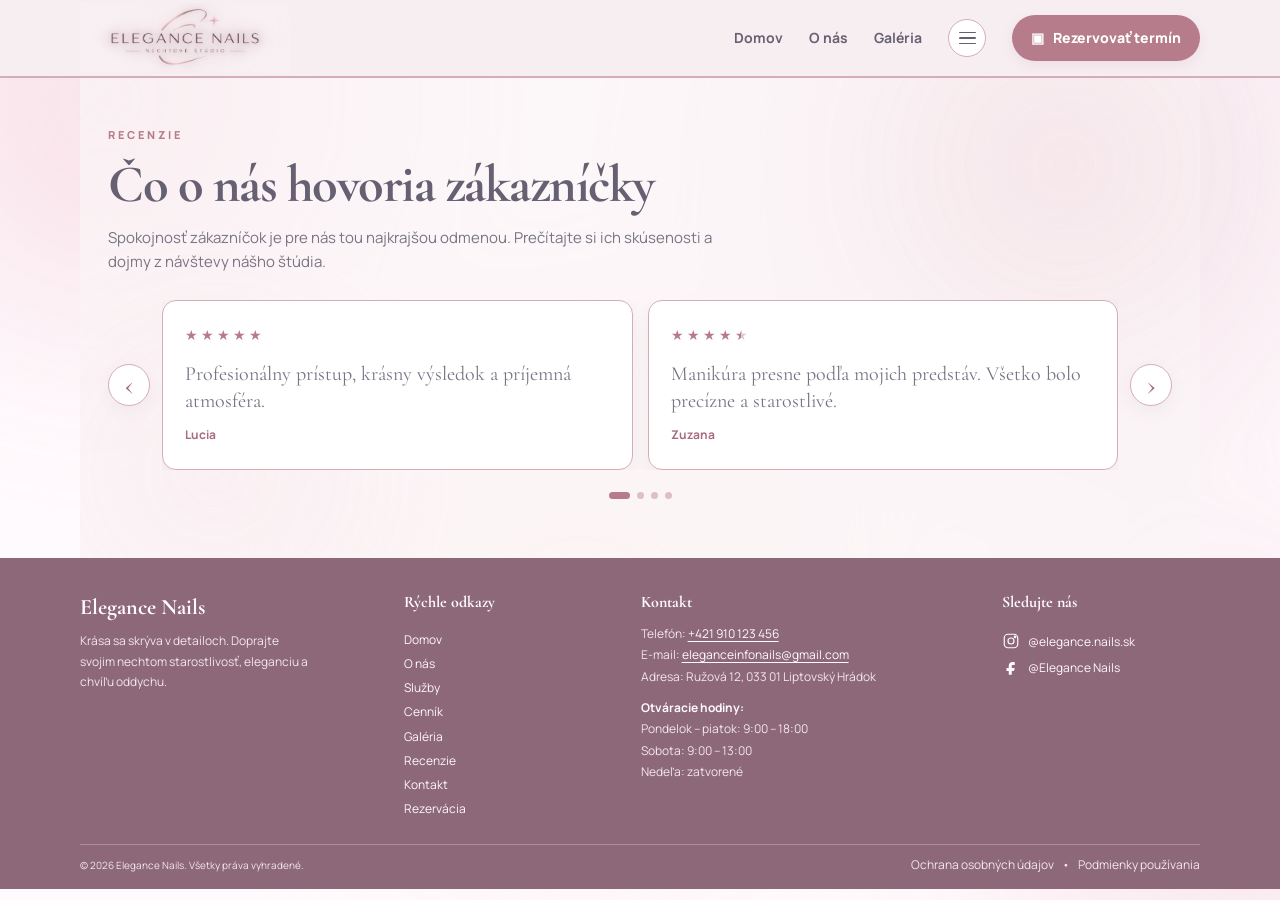
<file: recenzie.html>
<!doctype html>
<html lang="sk">
  <head>
    <meta charset="UTF-8">
    <meta name="viewport" content="width=device-width, initial-scale=1.0">
    <meta name="description" content="Skúsenosti zákazníčok nechtového štúdia Elegance Nails.">
    <title>Elegance Nails | Recenzie</title>
    <link rel="icon" type="image/svg+xml" href="favicon.svg">
    <link rel="stylesheet" href="styles/main.css">
  </head>
  <body>
    <header class="site-header">
      <nav class="main-navigation" aria-label="Hlavná navigácia">
        <a class="brand" href="index.html" aria-label="Elegance Nails – domov"><img src="docs/prototyp/logo.png" alt="Elegance Nails" width="180" height="60"></a>
        <div class="navigation-actions">
          <a href="index.html">Domov</a><a href="o-nas.html">O nás</a><a href="galeria.html">Galéria</a>
          <details class="nav-menu"><summary class="menu-toggle" aria-label="Otvoriť navigačné menu"><span class="menu-toggle-icon" aria-hidden="true"><span></span><span></span><span></span></span></summary>
            <ul class="menu"><li><a href="sluzby.html">Služby</a></li><li><a href="cennik.html">Cenník</a></li><li><a href="recenzie.html" aria-current="page">Recenzie</a></li><li><a href="kontakt.html">Kontakt</a></li></ul>
          </details>
          <a class="reservation-button" href="rezervacia.html"><span aria-hidden="true">▣</span>Rezervovať termín</a>
        </div>
      </nav>
    </header>
    <main>
      <section class="page-content reviews-page" id="recenzie" aria-labelledby="page-title">
        <header><p>Recenzie</p><h1 id="page-title">Čo o nás hovoria zákazníčky</h1><p>Spokojnosť zákazníčok je pre nás tou najkrajšou odmenou. Prečítajte si ich skúsenosti a dojmy z návštevy nášho štúdia.</p></header>
        <div class="review-carousel" aria-roledescription="carousel" aria-label="Recenzie zákazníčok">
          <button class="carousel-arrow carousel-arrow-prev" type="button" aria-label="Predchádzajúca recenzia">‹</button>
          <div class="review-viewport">
            <div class="review-track">
              <article class="review-card">
                <span class="review-rating" aria-label="5 z 5 hviezdičiek"><b aria-hidden="true">★</b><b aria-hidden="true">★</b><b aria-hidden="true">★</b><b aria-hidden="true">★</b><b aria-hidden="true">★</b></span>
                <blockquote>Profesionálny prístup, krásny výsledok a príjemná atmosféra.</blockquote>
                <p class="review-author">Lucia</p>
              </article>
              <article class="review-card">
                <span class="review-rating" aria-label="4,5 z 5 hviezdičiek"><b aria-hidden="true">★</b><b aria-hidden="true">★</b><b aria-hidden="true">★</b><b aria-hidden="true">★</b><b class="star-half" aria-hidden="true">★</b></span>
                <blockquote>Manikúra presne podľa mojich predstáv. Všetko bolo precízne a starostlivé.</blockquote>
                <p class="review-author">Zuzana</p>
              </article>
              <article class="review-card">
                <span class="review-rating" aria-label="4 z 5 hviezdičiek"><b aria-hidden="true">★</b><b aria-hidden="true">★</b><b aria-hidden="true">★</b><b aria-hidden="true">★</b><b class="star-empty" aria-hidden="true">★</b></span>
                <blockquote>Krásne štúdio, milý prístup a nechty, ktoré vydržali výborne. Rada sa vrátim.</blockquote>
                <p class="review-author">Mária</p>
              </article>
              <article class="review-card">
                <span class="review-rating" aria-label="5 z 5 hviezdičiek"><b aria-hidden="true">★</b><b aria-hidden="true">★</b><b aria-hidden="true">★</b><b aria-hidden="true">★</b><b aria-hidden="true">★</b></span>
                <blockquote>Elegantný dizajn a veľmi príjemná atmosféra. Výsledok mal krásne detaily.</blockquote>
                <p class="review-author">Kristína</p>
              </article>
              <article class="review-card">
                <span class="review-rating" aria-label="4,5 z 5 hviezdičiek"><b aria-hidden="true">★</b><b aria-hidden="true">★</b><b aria-hidden="true">★</b><b aria-hidden="true">★</b><b class="star-half" aria-hidden="true">★</b></span>
                <blockquote>Výborná komunikácia aj konečný vzhľad nechtov. Odchádzam veľmi spokojná.</blockquote>
                <p class="review-author">Jana</p>
              </article>
            </div>
          </div>
          <button class="carousel-arrow carousel-arrow-next" type="button" aria-label="Nasledujúca recenzia">›</button>
          <div class="carousel-dots" role="tablist" aria-label="Výber recenzie"></div>
        </div>
      </section>
    </main>
    <footer class="site-footer">
      <div class="footer-about"><a class="footer-brand" href="index.html">Elegance Nails</a><p>Krása sa skrýva v detailoch. Doprajte svojim nechtom starostlivosť, eleganciu a chvíľu oddychu.</p></div>
      <nav class="footer-navigation" aria-label="Navigácia v pätičke"><h2>Rýchle odkazy</h2><a href="index.html">Domov</a><a href="o-nas.html">O nás</a><a href="sluzby.html">Služby</a><a href="cennik.html">Cenník</a><a href="galeria.html">Galéria</a><a href="recenzie.html">Recenzie</a><a href="kontakt.html">Kontakt</a><a href="rezervacia.html">Rezervácia</a></nav>
      <div class="footer-contact"><h2>Kontakt</h2><p>Telefón: <a href="tel:+421910123456">+421 910 123 456</a></p><p>E-mail: <a href="mailto:eleganceinfonails@gmail.com">eleganceinfonails@gmail.com</a></p><p>Adresa: Ružová 12, 033 01 Liptovský Hrádok</p><p class="footer-opening-hours-title"><strong>Otváracie hodiny:</strong></p><p>Pondelok – piatok: 9:00 – 18:00</p><p>Sobota: 9:00 – 13:00</p><p>Nedeľa: zatvorené</p></div>
      <div class="footer-social"><h2>Sledujte nás</h2><a href="https://www.instagram.com/elegance.nails.sk/" target="_blank" rel="noopener noreferrer" aria-label="Instagram Elegance Nails"><svg aria-hidden="true" viewBox="0 0 24 24"><rect x="3" y="3" width="18" height="18" rx="5"></rect><circle cx="12" cy="12" r="4"></circle><circle cx="17.4" cy="6.6" r="1"></circle></svg><span>@elegance.nails.sk</span></a><a href="https://www.facebook.com/EleganceNails/" target="_blank" rel="noopener noreferrer" aria-label="Facebook Elegance Nails"><svg aria-hidden="true" viewBox="0 0 24 24"><path d="M14 8h3V4h-3c-3 0-5 2-5 5v3H6v4h3v5h4v-5h3l1-4h-4V9c0-.7.3-1 1-1Z"></path></svg><span>@Elegance Nails</span></a></div>
      <div class="footer-copyright"><small>© 2026 Elegance Nails. Všetky práva vyhradené.</small><nav aria-label="Právne informácie"><a href="ochrana-osobnych-udajov.html">Ochrana osobných údajov</a><span aria-hidden="true">•</span><a href="mailto:eleganceinfonails@gmail.com?subject=Podmienky používania">Podmienky používania</a></nav></div>
    </footer>
    <script>
      (() => {
        const carousel = document.querySelector(".review-carousel");
        if (!carousel) return;

        const viewport = carousel.querySelector(".review-viewport");
        const track = carousel.querySelector(".review-track");
        const cards = Array.from(track.querySelectorAll(".review-card"));
        const previousButton = carousel.querySelector(".carousel-arrow-prev");
        const nextButton = carousel.querySelector(".carousel-arrow-next");
        const dotsContainer = carousel.querySelector(".carousel-dots");
        let currentIndex = 0;
        let visibleCards = 1;
        let touchStartX = 0;
        let mouseStartX = 0;
        let isMouseDragging = false;

        const getVisibleCards = () => window.innerWidth <= 680 ? 1 : 2;
        const getLastIndex = () => Math.max(0, cards.length - visibleCards);

        function updateCarousel() {
          const gap = parseFloat(getComputedStyle(track).gap) || 0;
          const cardWidth = cards[0].getBoundingClientRect().width;
          track.style.transform = `translateX(-${currentIndex * (cardWidth + gap)}px)`;

          dotsContainer.querySelectorAll(".carousel-dot").forEach((dot, index) => {
            const isActive = index === currentIndex;
            dot.classList.toggle("is-active", isActive);
            dot.setAttribute("aria-selected", String(isActive));
            dot.setAttribute("tabindex", isActive ? "0" : "-1");
          });
        }

        function buildDots() {
          dotsContainer.replaceChildren();
          for (let index = 0; index <= getLastIndex(); index += 1) {
            const dot = document.createElement("button");
            dot.type = "button";
            dot.className = "carousel-dot";
            dot.setAttribute("role", "tab");
            dot.setAttribute("aria-label", `Zobraziť recenzie od pozície ${index + 1}`);
            dot.addEventListener("click", () => {
              currentIndex = index;
              updateCarousel();
            });
            dotsContainer.appendChild(dot);
          }
        }

        function moveTo(index) {
          currentIndex = index < 0
            ? getLastIndex()
            : index > getLastIndex()
              ? 0
              : index;
          updateCarousel();
        }

        function resetForViewport() {
          visibleCards = getVisibleCards();
          currentIndex = Math.min(currentIndex, getLastIndex());
          buildDots();
          updateCarousel();
        }

        previousButton.addEventListener("click", () => moveTo(currentIndex - 1));
        nextButton.addEventListener("click", () => moveTo(currentIndex + 1));

        viewport.addEventListener("touchstart", (event) => {
          touchStartX = event.changedTouches[0].clientX;
        }, { passive: true });

        viewport.addEventListener("touchend", (event) => {
          const distance = event.changedTouches[0].clientX - touchStartX;
          if (Math.abs(distance) >= 40) {
            moveTo(currentIndex + (distance < 0 ? 1 : -1));
          }
        }, { passive: true });

        viewport.addEventListener("mousedown", (event) => {
          isMouseDragging = true;
          mouseStartX = event.clientX;
          viewport.classList.add("is-dragging");
        });

        window.addEventListener("mouseup", (event) => {
          if (!isMouseDragging) return;
          const distance = event.clientX - mouseStartX;
          isMouseDragging = false;
          viewport.classList.remove("is-dragging");
          if (Math.abs(distance) >= 40) {
            moveTo(currentIndex + (distance < 0 ? 1 : -1));
          }
        });

        carousel.addEventListener("keydown", (event) => {
          if (event.key === "ArrowLeft") moveTo(currentIndex - 1);
          if (event.key === "ArrowRight") moveTo(currentIndex + 1);
        });

        window.addEventListener("resize", resetForViewport);
        resetForViewport();
      })();
    </script>
    <script src="scripts/navigation.js"></script>
  </body>
</html>
</file>
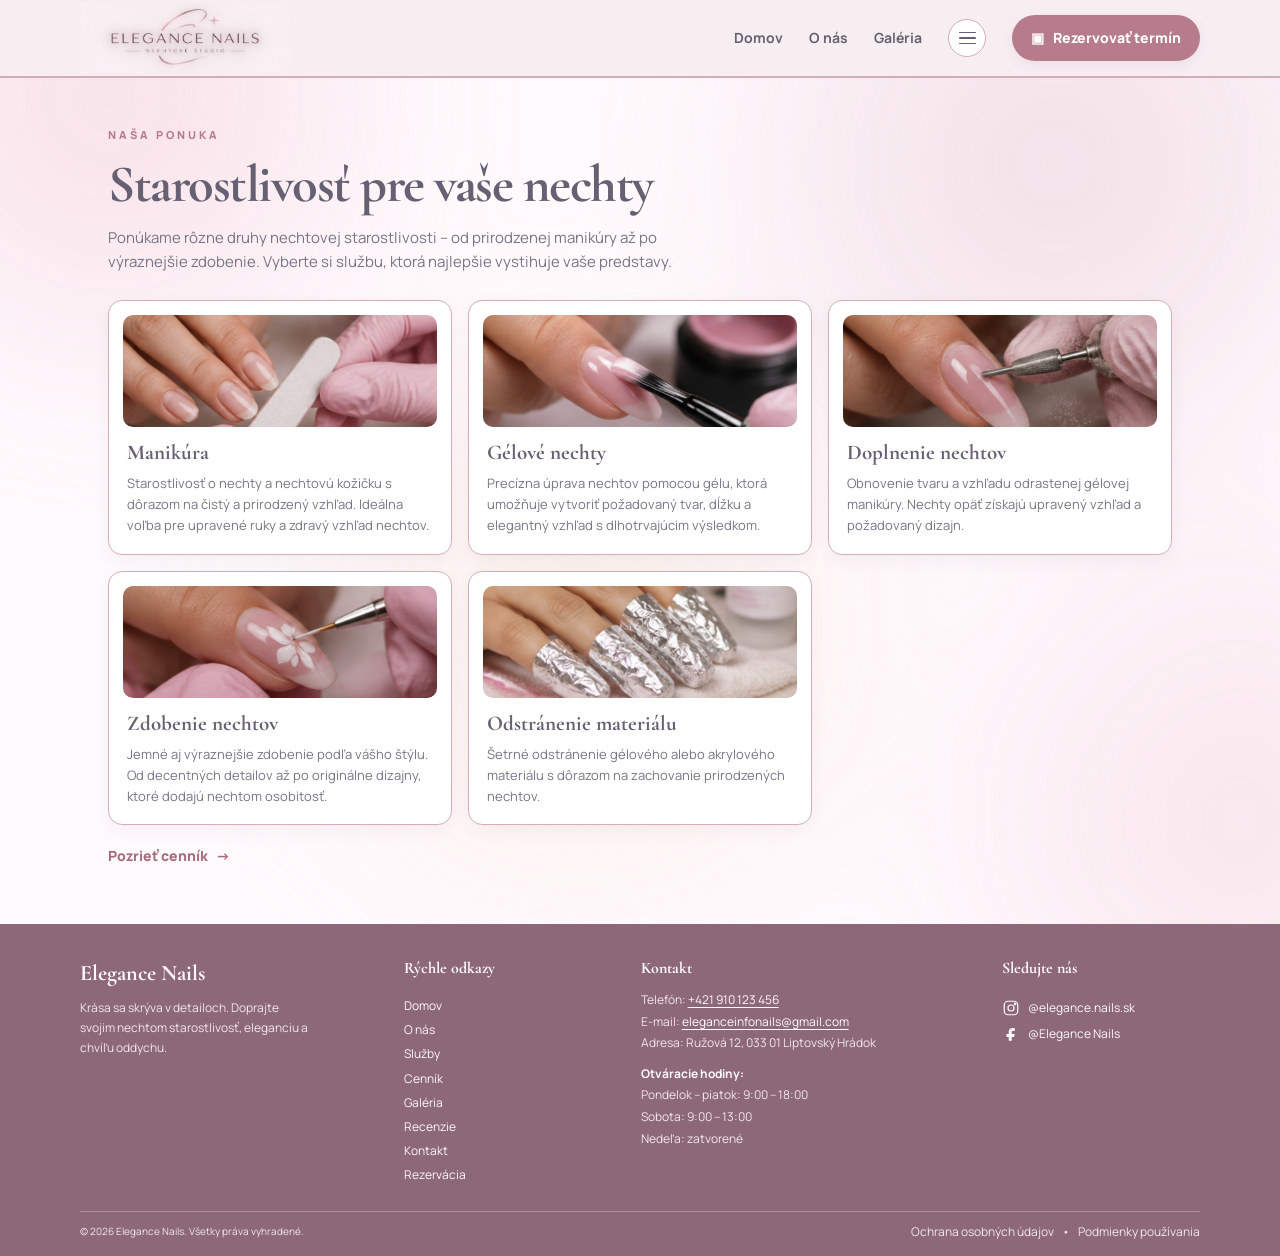
<file: sluzby.html>
<!doctype html>
<html lang="sk">
  <head>
    <meta charset="UTF-8">
    <meta name="viewport" content="width=device-width, initial-scale=1.0">
    <meta name="description" content="Prehľad služieb nechtového štúdia Elegance Nails.">
    <title>Elegance Nails | Služby</title>
    <link rel="icon" type="image/svg+xml" href="favicon.svg">
    <link rel="stylesheet" href="styles/main.css">
  </head>
  <body>
    <header class="site-header">
      <nav class="main-navigation" aria-label="Hlavná navigácia">
        <a class="brand" href="index.html" aria-label="Elegance Nails – domov"><img src="docs/prototyp/logo.png" alt="Elegance Nails" width="180" height="60"></a>
        <div class="navigation-actions">
          <a href="index.html">Domov</a><a href="o-nas.html">O nás</a><a href="galeria.html">Galéria</a>
          <details class="nav-menu"><summary class="menu-toggle" aria-label="Otvoriť navigačné menu"><span class="menu-toggle-icon" aria-hidden="true"><span></span><span></span><span></span></span></summary>
            <ul class="menu"><li><a href="sluzby.html" aria-current="page">Služby</a></li><li><a href="cennik.html">Cenník</a></li><li><a href="recenzie.html">Recenzie</a></li><li><a href="kontakt.html">Kontakt</a></li></ul>
          </details>
          <a class="reservation-button" href="rezervacia.html"><span aria-hidden="true">▣</span>Rezervovať termín</a>
        </div>
      </nav>
    </header>
    <main>
      <section class="page-content services-page" id="sluzby" aria-labelledby="page-title">
        <header><p>Naša ponuka</p><h1 id="page-title">Starostlivosť pre vaše nechty</h1><p>Ponúkame rôzne druhy nechtovej starostlivosti – od prirodzenej manikúry až po výraznejšie zdobenie. Vyberte si službu, ktorá najlepšie vystihuje vaše predstavy.</p></header>
        <div class="service-grid">
          <article><img class="service-image" src="docs/prototyp/manikura.png" alt="Manikérka pilníkuje nechty zákazníčky"><h2>Manikúra</h2><p>Starostlivosť o nechty a nechtovú kožičku s dôrazom na čistý a prirodzený vzhľad. Ideálna voľba pre upravené ruky a zdravý vzhľad nechtov.</p></article>
          <article><img class="service-image" src="docs/prototyp/gelovenechty.png" alt="Aplikácia gélu na nechty"><h2>Gélové nechty</h2><p>Precízna úprava nechtov pomocou gélu, ktorá umožňuje vytvoriť požadovaný tvar, dĺžku a elegantný vzhľad s dlhotrvajúcim výsledkom.</p></article>
          <article><img class="service-image" src="docs/prototyp/doplnenienechtov.png" alt="Doplnenie gélových nechtov brúskou"><h2>Doplnenie nechtov</h2><p>Obnovenie tvaru a vzhľadu odrastenej gélovej manikúry. Nechty opäť získajú upravený vzhľad a požadovaný dizajn.</p></article>
          <article><img class="service-image" src="docs/prototyp/zdobenienechtov.png" alt="Zdobenie nechtu jemným kvetinovým motívom"><h2>Zdobenie nechtov</h2><p>Jemné aj výraznejšie zdobenie podľa vášho štýlu. Od decentných detailov až po originálne dizajny, ktoré dodajú nechtom osobitosť.</p></article>
          <article><img class="service-image" src="docs/prototyp/odstraneniematerialu.png" alt="Šetrné odstraňovanie materiálu z nechtov"><h2>Odstránenie materiálu</h2><p>Šetrné odstránenie gélového alebo akrylového materiálu s dôrazom na zachovanie prirodzených nechtov.</p></article>
        </div>
        <a class="text-link" href="cennik.html">Pozrieť cenník <span aria-hidden="true">→</span></a>
      </section>
    </main>
    <footer class="site-footer">
      <div class="footer-about"><a class="footer-brand" href="index.html">Elegance Nails</a><p>Krása sa skrýva v detailoch. Doprajte svojim nechtom starostlivosť, eleganciu a chvíľu oddychu.</p></div>
      <nav class="footer-navigation" aria-label="Navigácia v pätičke"><h2>Rýchle odkazy</h2><a href="index.html">Domov</a><a href="o-nas.html">O nás</a><a href="sluzby.html">Služby</a><a href="cennik.html">Cenník</a><a href="galeria.html">Galéria</a><a href="recenzie.html">Recenzie</a><a href="kontakt.html">Kontakt</a><a href="rezervacia.html">Rezervácia</a></nav>
      <div class="footer-contact"><h2>Kontakt</h2><p>Telefón: <a href="tel:+421910123456">+421 910 123 456</a></p><p>E-mail: <a href="mailto:eleganceinfonails@gmail.com">eleganceinfonails@gmail.com</a></p><p>Adresa: Ružová 12, 033 01 Liptovský Hrádok</p><p class="footer-opening-hours-title"><strong>Otváracie hodiny:</strong></p><p>Pondelok – piatok: 9:00 – 18:00</p><p>Sobota: 9:00 – 13:00</p><p>Nedeľa: zatvorené</p></div>
      <div class="footer-social"><h2>Sledujte nás</h2><a href="https://www.instagram.com/elegance.nails.sk/" target="_blank" rel="noopener noreferrer" aria-label="Instagram Elegance Nails"><svg aria-hidden="true" viewBox="0 0 24 24"><rect x="3" y="3" width="18" height="18" rx="5"></rect><circle cx="12" cy="12" r="4"></circle><circle cx="17.4" cy="6.6" r="1"></circle></svg><span>@elegance.nails.sk</span></a><a href="https://www.facebook.com/EleganceNails/" target="_blank" rel="noopener noreferrer" aria-label="Facebook Elegance Nails"><svg aria-hidden="true" viewBox="0 0 24 24"><path d="M14 8h3V4h-3c-3 0-5 2-5 5v3H6v4h3v5h4v-5h3l1-4h-4V9c0-.7.3-1 1-1Z"></path></svg><span>@Elegance Nails</span></a></div>
      <div class="footer-copyright"><small>© 2026 Elegance Nails. Všetky práva vyhradené.</small><nav aria-label="Právne informácie"><a href="ochrana-osobnych-udajov.html">Ochrana osobných údajov</a><span aria-hidden="true">•</span><a href="mailto:eleganceinfonails@gmail.com?subject=Podmienky používania">Podmienky používania</a></nav></div>
    </footer>
    <script src="scripts/navigation.js"></script>
  </body>
</html>
</file>
<file: styles/main.css>
@import url("https://fonts.googleapis.com/css2?family=Cormorant+Garamond:wght@600;700&family=Manrope:wght@400;500;600;700&display=swap");

:root {
  --color-background: #fffafd;
  --color-surface: #ffffff;
  --color-surface-soft: #fbf5f7;
  --color-text: #5e5c68;
  --color-heading: #656172;
  --color-accent: #b77c8b;
  --color-accent-dark: #a76b7c;
  --color-accent-pale: #f7eef1;
  --color-border: #d5adb8;
  --color-border-soft: #dfbdc6;
  --shadow-card: 0 6px 18px rgb(83 72 79 / 6%);
  --font-heading: "Cormorant Garamond", Georgia, "Times New Roman", serif;
  --font-body: "Manrope", "Trebuchet MS", "Segoe UI", sans-serif;
  --container-width: 1120px;
}

*,
*::before,
*::after {
  box-sizing: border-box;
}

html {
  scroll-behavior: smooth;
}

body {
  position: relative;
  isolation: isolate;
  margin: 0;
  color: var(--color-text);
  background: var(--color-background);
  font-family: var(--font-body);
  font-size: 15px;
  line-height: 1.6;
}

body::before {
  position: fixed;
  z-index: -1;
  inset: -100px;
  background:
    radial-gradient(circle 440px at 14% 18%, rgb(238 190 204 / 56%) 0, rgb(238 190 204 / 24%) 48%, transparent 75%),
    radial-gradient(circle 520px at 78% 24%, rgb(210 158 174 / 36%) 0, rgb(210 158 174 / 14%) 50%, transparent 76%),
    radial-gradient(circle 460px at 46% 66%, rgb(246 220 203 / 44%) 0, rgb(246 220 203 / 18%) 48%, transparent 75%),
    radial-gradient(circle 500px at 92% 84%, rgb(233 183 198 / 40%) 0, rgb(233 183 198 / 15%) 49%, transparent 76%);
  content: "";
  filter: blur(72px);
  opacity: 0.82;
  pointer-events: none;
}

a {
  color: inherit;
  text-decoration: none;
}

button,
input,
select {
  font: inherit;
}

button {
  cursor: pointer;
}

.site-header {
  position: sticky;
  z-index: 20;
  top: 0;
  background: rgb(247 238 242);
  border-bottom: 2px solid var(--color-border);
}

.main-navigation {
  width: min(calc(100% - 48px), var(--container-width));
  min-height: 76px;
  margin: 0 auto;
  display: flex;
  align-items: center;
  justify-content: space-between;
  gap: 24px;
}

.brand {
  display: inline-flex;
  align-items: center;
  white-space: nowrap;
}

.brand img {
  display: block;
  width: min(210px, 28vw);
  height: auto;
  object-fit: contain;
}

.navigation-actions {
  display: flex;
  align-items: center;
  justify-content: flex-end;
  gap: 26px;
  color: #656172;
  font-size: 14px;
  font-weight: 700;
  white-space: nowrap;
}

.navigation-actions > a:not(.reservation-button) {
  position: relative;
  padding: 26px 0;
}

.navigation-actions > a:not(.reservation-button)::after {
  position: absolute;
  right: 0;
  bottom: 17px;
  left: 0;
  height: 2px;
  background: transparent;
  content: "";
  transform: scaleX(0);
  transition: background-color 160ms ease, transform 160ms ease;
}

.navigation-actions > a:not(.reservation-button):hover::after,
.navigation-actions > a:not(.reservation-button):focus-visible::after,
.navigation-actions > a[aria-current="page"]::after {
  background: var(--color-accent);
  transform: scaleX(1);
}

.menu-toggle {
  width: 38px;
  height: 38px;
  display: grid;
  place-items: center;
  padding: 0;
  border: 1.5px solid var(--color-border);
  border-radius: 50%;
  background: #fff;
  cursor: pointer;
  transition: border-color 160ms ease, background-color 160ms ease;
}

.menu-toggle:hover,
.menu-toggle:focus-visible {
  border-color: var(--color-accent);
  background: var(--color-accent-pale);
}

.menu-toggle-icon {
  display: grid;
  gap: 4px;
}

.menu-toggle-icon span {
  width: 17px;
  height: 1.5px;
  display: block;
  border-radius: 2px;
  background: var(--color-heading);
}

.nav-menu {
  position: relative;
}

.nav-menu > summary {
  list-style: none;
}

.nav-menu > summary::-webkit-details-marker {
  display: none;
}

.menu {
  position: absolute;
  z-index: 30;
  top: calc(100% + 10px);
  right: 0;
  min-width: 180px;
  display: none;
  gap: 2px;
  margin: 0;
  padding: 7px;
  list-style: none;
  border: 1.5px solid var(--color-border);
  border-radius: 13px;
  background: #fff;
  box-shadow: var(--shadow-card);
}

.nav-menu[open] > .menu {
  display: grid;
}

.menu a {
  display: block;
  padding: 9px 12px;
  border-radius: 8px;
}

.menu a:hover,
.menu a:focus-visible,
.menu a[aria-current="page"] {
  color: var(--color-accent-dark);
  background: var(--color-accent-pale);
}

.reservation-button {
  min-height: 46px;
  display: inline-flex;
  align-items: center;
  justify-content: center;
  gap: 9px;
  padding: 10px 19px;
  border: 0;
  border-radius: 999px;
  color: #fff;
  background: var(--color-accent);
  font-size: 14px;
  font-weight: 800;
  box-shadow: 0 4px 12px rgb(174 112 132 / 12%);
  transition: transform 160ms ease, background-color 160ms ease;
}

.reservation-button:hover,
.reservation-button:focus-visible {
  background: var(--color-accent-dark);
  transform: translateY(-1px);
}

.navigation-actions a[aria-current="page"] {
  color: var(--color-accent-dark);
}

.hero {
  width: min(100%, 1440px);
  min-height: 470px;
  display: grid;
  grid-template-columns: minmax(0, 1.05fr) minmax(0, 0.95fr);
  align-items: center;
  gap: 30px;
  margin: 0 auto;
  padding: 38px max(24px, calc((100% - var(--container-width)) / 2));
  background: rgb(255 250 251 / 72%);
}

.hero-content {
  max-width: 530px;
  justify-self: end;
  width: 100%;
  padding: 20px 12px;
}

.hero-content > p:first-child,
.page-content > header > p:first-child {
  margin: 0 0 14px;
  color: var(--color-accent);
  font-size: 11px;
  font-weight: 800;
  letter-spacing: 3px;
  text-transform: uppercase;
}

.hero-content > p:first-child {
  position: relative;
  padding-left: 35px;
}

.hero-content > p:first-child::before {
  position: absolute;
  top: 50%;
  left: 0;
  width: 24px;
  height: 1px;
  background: var(--color-accent);
  content: "";
}

.hero h1,
.page-content h1 {
  margin: 0;
  color: var(--color-heading);
  font-family: var(--font-heading);
  font-size: clamp(40px, 4.1vw, 54px);
  font-weight: 700;
  line-height: 1.04;
  letter-spacing: -1.5px;
}

.hero-content > p:not(:first-child) {
  max-width: 480px;
  margin: 24px 0 26px;
  color: #777584;
  font-size: 16px;
  line-height: 1.8;
}

.hero-actions {
  display: flex;
  flex-wrap: wrap;
  align-items: center;
  gap: 11px;
}

.hero-actions .reservation-button,
.hero-actions > a:last-child {
  min-height: 44px;
  padding: 10px 17px;
  font-size: 13px;
}

.hero-actions > a:last-child {
  display: inline-flex;
  align-items: center;
  justify-content: center;
  border: 1.5px solid var(--color-border-soft);
  border-radius: 999px;
  color: #656172;
  background: #fff;
  font-weight: 800;
  transition: border-color 160ms ease, background-color 160ms ease;
}

.hero-actions > a:last-child:hover,
.hero-actions > a:last-child:focus-visible {
  border-color: var(--color-accent);
  background: var(--color-accent-pale);
}

.image-placeholder {
  background:
    linear-gradient(135deg, rgb(255 255 255 / 22%), transparent 58%),
    linear-gradient(145deg, #eee5e8, #e1d8dd);
}

.hero-image {
  width: 100%;
  max-width: 400px;
  max-height: 420px;
  height: auto;
  justify-self: center;
  border-radius: 16px;
  object-fit: cover;
}

.home-intro {
  max-width: 760px;
  margin: 0 auto;
  padding: 48px 24px 58px;
  text-align: center;
}

.home-intro > p:first-child {
  margin: 0 0 8px;
  color: var(--color-accent);
  font-size: 11px;
  font-weight: 800;
  letter-spacing: 3px;
  text-transform: uppercase;
}

.home-intro h2 {
  margin: 0;
  color: var(--color-heading);
  font-family: var(--font-heading);
  font-size: 28px;
  font-weight: 700;
  line-height: 1.2;
}

.home-intro > p:not(:first-child) {
  max-width: 650px;
  margin: 13px auto 10px;
  color: #777584;
  font-size: 14px;
}

.home-intro .text-link {
  margin-top: 8px;
}

.page-content {
  width: min(100%, var(--container-width));
  min-height: 480px;
  margin: 0 auto;
  padding: 48px 28px 56px;
}

.page-content > header {
  max-width: 700px;
  margin-bottom: 26px;
}

.page-content > header > p:not(:first-child) {
  max-width: 620px;
  margin: 14px 0 0;
  color: #777584;
  font-size: 15px;
}

.about-page {
  display: grid;
  grid-template-columns: minmax(0, 1fr) minmax(0, 0.9fr);
  align-content: center;
  align-items: center;
  gap: 14px 42px;
}

.about-page > header,
.about-page .about-copy,
.about-page .text-link {
  grid-column: 1;
}

.about-page > header {
  margin: 0;
}

.about-copy {
  max-width: 500px;
  color: #777584;
  font-size: 15px;
}

.about-copy p {
  margin: 0 0 12px;
}

.about-copy p:last-child {
  margin-top: 18px;
  color: var(--color-accent-dark);
  font-family: var(--font-heading);
  font-size: 20px;
  line-height: 1.35;
}

.about-image {
  width: 100%;
  height: 300px;
  display: block;
  grid-column: 2;
  grid-row: 1 / span 3;
  border-radius: 16px;
  object-fit: cover;
}

.text-link {
  width: fit-content;
  display: inline-flex;
  align-items: center;
  gap: 8px;
  margin-top: 6px;
  color: var(--color-accent-dark);
  font-size: 14px;
  font-weight: 800;
}

.text-link:hover,
.text-link:focus-visible {
  text-decoration: underline;
  text-underline-offset: 3px;
}

.service-grid {
  display: grid;
  grid-template-columns: repeat(3, minmax(0, 1fr));
  gap: 16px;
}

.service-grid article,
.price-grid article,
.review-grid article,
.contact-grid article {
  min-width: 0;
  padding: 18px;
  border: 1.5px solid var(--color-border);
  border-radius: 14px;
  background: #fff;
  box-shadow: var(--shadow-card);
}

.service-image {
  width: calc(100% + 8px);
  display: block;
  height: 112px;
  margin: -4px -4px 13px;
  border-radius: 10px;
  object-fit: cover;
}

.service-grid h2,
.price-grid h2,
.contact-grid h2 {
  margin: 0 0 7px;
  color: var(--color-heading);
  font-family: var(--font-heading);
  font-size: 21px;
  line-height: 1.25;
}

.service-grid p,
.contact-grid p {
  margin: 0;
  color: #777584;
  font-size: 13px;
}
.services-page > .text-link {
  margin-top: 20px;
}

.price-page {
  background:
    radial-gradient(circle at 92% 12%, rgb(232 190 202 / 18%), transparent 25%),
    radial-gradient(circle at 8% 88%, rgb(246 215 224 / 22%), transparent 22%),
    rgb(251 245 247 / 70%);
}

.price-grid {
  display: grid;
  grid-template-columns: repeat(2, minmax(0, 1fr));
  gap: 12px;
}

.price-grid article {
  padding: 14px 16px;
}

.price-grid h2 {
  margin-bottom: 6px;
  font-size: 22px;
}

.price-grid dl {
  margin: 0;
}

.price-grid dl div {
  min-height: 38px;
  display: flex;
  align-items: center;
  justify-content: space-between;
  gap: 15px;
  border-bottom: 1px solid #eee6e9;
  font-size: 14px;
}

.price-grid dl div:last-child {
  border-bottom: 0;
}

.price-grid dd {
  margin: 0;
  color: var(--color-accent-dark);
  font-weight: 800;
}

.price-page > .text-link {
  margin-top: 20px;
}

.gallery-filters {
  display: flex;
  flex-wrap: wrap;
  gap: 8px;
  margin: 0 0 20px;
}

.gallery-filters button {
  min-height: 36px;
  padding: 7px 15px;
  border: 1.5px solid var(--color-border);
  border-radius: 999px;
  color: #656172;
  background: #fff;
  font-size: 13px;
  font-weight: 700;
  transition: color 160ms ease, background-color 160ms ease;
}

.gallery-filters button[aria-pressed="true"],
.gallery-filters button:hover,
.gallery-filters button:focus-visible {
  border-color: var(--color-accent);
  color: #fff;
  background: var(--color-accent);
}

.gallery-grid {
  display: grid;
  grid-template-columns: repeat(3, minmax(0, 1fr));
  gap: 15px;
}

.gallery-grid figure {
  min-width: 0;
  margin: 0;
  overflow: hidden;
  border: 1.5px solid var(--color-border);
  border-radius: 13px;
  background: #fff;
  box-shadow: 0 7px 18px rgb(146 99 115 / 7%);
  transition: opacity 220ms ease, transform 220ms ease;
}

.gallery-grid figure.is-hidden {
  display: none;
}

.gallery-grid figure.is-entering {
  animation: gallery-enter 260ms ease both;
}

@keyframes gallery-enter {
  from {
    opacity: 0;
    transform: translateY(7px) scale(0.985);
  }

  to {
    opacity: 1;
    transform: translateY(0) scale(1);
  }
}

.gallery-grid figure > div {
  aspect-ratio: 4 / 3;
}

.gallery-grid figure > img {
  display: block;
  width: 100%;
  aspect-ratio: 4 / 3;
  object-fit: cover;
}

.gallery-grid figcaption {
  padding: 9px 12px;
  color: #494653;
  font-size: 13px;
  font-weight: 700;
}

.gallery-page {
  background:
    radial-gradient(circle at 92% 10%, rgb(235 196 207 / 18%), transparent 22%),
    radial-gradient(circle at 7% 86%, rgb(247 217 225 / 18%), transparent 20%);
}

.reviews-page {
  background:
    radial-gradient(circle at 88% 18%, rgb(235 196 207 / 20%), transparent 25%),
    radial-gradient(circle at 12% 82%, rgb(247 217 225 / 24%), transparent 24%),
    rgb(251 245 247 / 70%);
}

.review-grid {
  display: grid;
  grid-template-columns: repeat(3, minmax(0, 1fr));
  gap: 15px;
}

.review-grid article {
  min-height: 130px;
  padding: 20px;
}

.review-grid article span {
  color: var(--color-accent);
  font-size: 14px;
  letter-spacing: 2px;
}

.review-grid article p {
  margin: 12px 0 0;
  color: #777584;
  font-size: 14px;
}

.review-carousel {
  position: relative;
  display: grid;
  grid-template-columns: 42px minmax(0, 1fr) 42px;
  align-items: center;
  gap: 12px;
}

.review-viewport {
  min-width: 0;
  overflow: hidden;
  touch-action: pan-y;
  cursor: grab;
}

.review-viewport.is-dragging {
  cursor: grabbing;
}

.review-track {
  display: flex;
  gap: 15px;
  transition: transform 420ms cubic-bezier(0.22, 1, 0.36, 1);
  will-change: transform;
}

.review-card {
  flex: 0 0 calc((100% - 15px) / 2);
  min-height: 170px;
  margin: 0;
  padding: 22px;
  border: 1.5px solid var(--color-border);
  border-radius: 14px;
  background: #fff;
  box-shadow: var(--shadow-card);
}

.review-card > span {
  color: var(--color-accent);
  font-size: 14px;
  letter-spacing: 2px;
}

.review-rating {
  display: inline-flex;
  gap: 3px;
  line-height: 1;
}

.review-rating b {
  font-weight: 400;
  letter-spacing: 0;
}

.review-rating .star-empty {
  color: #dcc8ce;
}

.review-rating .star-half {
  color: transparent;
  background: linear-gradient(90deg, var(--color-accent) 50%, #dcc8ce 50%);
  background-clip: text;
  -webkit-background-clip: text;
}

.review-card blockquote {
  margin: 14px 0 10px;
  color: #777584;
  font-family: var(--font-heading);
  font-size: 20px;
  line-height: 1.35;
}

.review-author {
  margin: 0;
  color: var(--color-accent-dark);
  font-size: 12px;
  font-weight: 700;
}

.carousel-arrow {
  width: 42px;
  height: 42px;
  display: grid;
  place-items: center;
  padding: 0;
  border: 1.5px solid var(--color-border);
  border-radius: 50%;
  color: var(--color-accent-dark);
  background: #fff;
  font-family: var(--font-heading);
  font-size: 34px;
  line-height: 1;
  box-shadow: var(--shadow-card);
  transition: border-color 160ms ease, background-color 160ms ease, transform 160ms ease;
}

.carousel-arrow:hover,
.carousel-arrow:focus-visible {
  border-color: var(--color-accent);
  background: var(--color-accent-pale);
  transform: translateY(-1px);
}

.carousel-dots {
  grid-column: 2;
  display: flex;
  justify-content: center;
  gap: 7px;
  min-height: 10px;
  margin-top: 10px;
}

.carousel-dot {
  width: 7px;
  height: 7px;
  padding: 0;
  border: 0;
  border-radius: 50%;
  background: #dcbfc7;
  transition: width 180ms ease, background-color 180ms ease;
}

.carousel-dot.is-active {
  width: 21px;
  border-radius: 999px;
  background: var(--color-accent);
}

.contact-grid {
  display: grid;
  grid-template-columns: repeat(2, minmax(0, 1fr));
  gap: 12px;
}

.contact-grid article {
  padding: 16px 18px;
  box-shadow: none;
}

.map-placeholder {
  min-height: 150px;
  margin: 18px 0;
  overflow: hidden;
  border: 1.5px solid var(--color-border);
  border-radius: 13px;
}

.map-placeholder iframe {
  display: block;
  width: 100%;
  height: 150px;
  border: 0;
}

.map-note {
  margin: -8px 0 18px;
  color: #777584;
  font-size: 12px;
}

.reservation-page {
  max-width: 820px;
  background:
    radial-gradient(circle at 100% 8%, rgb(235 196 207 / 15%), transparent 22%);
}

.reservation-page > header {
  margin-bottom: 20px;
}

.reservation-page h1 {
  font-size: 40px;
}

.reservation-page form {
  width: 100%;
  max-width: 820px;
  margin: 0 auto;
  display: grid;
  grid-template-columns: minmax(0, 1fr) minmax(0, 0.95fr);
  gap: 24px;
  padding: 22px;
  border: 1.5px solid var(--color-border);
  border-radius: 16px;
  background: #fff;
  box-shadow: var(--shadow-card);
}

.reservation-date-column,
.reservation-contact-column {
  min-width: 0;
  display: grid;
  align-content: start;
  gap: 12px;
}

.reservation-date-column {
  grid-template-columns: repeat(2, minmax(0, 1fr));
}

.reservation-date-column .form-field:first-child {
  grid-column: 1 / -1;
}

.form-field {
  min-width: 0;
  display: grid;
  align-content: start;
  gap: 5px;
}

.form-field label {
  color: #656172;
  font-size: 13px;
  font-weight: 800;
}

.form-field input,
.form-field select {
  width: 100%;
  min-width: 0;
  height: 42px;
  padding: 8px 11px;
  border: 1.5px solid var(--color-border-soft);
  border-radius: 10px;
  outline: none;
  color: var(--color-text);
  background: #fff;
  font-size: 14px;
}

.form-field input:focus,
.form-field select:focus {
  border-color: var(--color-accent);
  box-shadow: 0 0 0 3px rgb(183 124 139 / 12%);
}

.form-field input::placeholder {
  color: #a7a3ad;
}

.reminder-option {
  display: flex;
  align-items: center;
  gap: 8px;
  padding: 9px 11px;
  border: 1.5px solid var(--color-border-soft);
  border-radius: 10px;
  color: #656172;
  font-size: 13px;
  line-height: 1.4;
  cursor: pointer;
}

.reminder-option input {
  width: 16px;
  height: 16px;
  flex: 0 0 auto;
  margin: 0;
  accent-color: var(--color-accent);
}

.reservation-contact-column aside {
  padding: 10px 12px;
  border: 1.5px solid var(--color-border);
  border-radius: 10px;
  background: #fff8fa;
}

.reservation-contact-column aside h2 {
  margin: 0 0 3px;
  color: var(--color-accent-dark);
  font-family: var(--font-heading);
  font-size: 18px;
}

.reservation-contact-column aside p {
  margin: 0;
  color: #777584;
  font-size: 13px;
}

.reservation-summary-list {
  display: grid;
  gap: 3px;
  margin: 0;
  font-size: 12px;
  line-height: 1.35;
}

.reservation-summary-list div {
  display: grid;
  grid-template-columns: 58px minmax(0, 1fr);
  gap: 6px;
}

.reservation-summary-list dt {
  color: #8d6878;
  font-weight: 700;
}

.reservation-summary-list dd {
  min-width: 0;
  margin: 0;
  color: #656172;
  overflow-wrap: anywhere;
}

.reservation-contact-column button[type="submit"] {
  min-height: 42px;
  padding: 9px 16px;
  border: 0;
  border-radius: 999px;
  color: #fff;
  background: var(--color-accent);
  font-size: 13px;
  font-weight: 800;
  transition: background-color 160ms ease;
}

.reservation-contact-column button[type="submit"]:hover,
.reservation-contact-column button[type="submit"]:focus-visible {
  background: var(--color-accent-dark);
}

.privacy-notice {
  margin: -2px 0 0;
  color: #777584;
  font-size: 11px;
  line-height: 1.45;
}

.privacy-notice a,
.privacy-consent a {
  color: var(--color-accent-dark);
  font-weight: 800;
  text-decoration: underline;
  text-underline-offset: 2px;
}

.privacy-consent {
  display: flex;
  align-items: flex-start;
  gap: 8px;
  color: #656172;
  font-size: 12px;
  line-height: 1.45;
  cursor: pointer;
}

.privacy-consent input {
  width: 16px;
  height: 16px;
  flex: 0 0 auto;
  margin: 1px 0 0;
  accent-color: var(--color-accent);
}

.privacy-page {
  max-width: 820px;
}

.privacy-page header {
  margin-bottom: 20px;
}

.privacy-content {
  display: grid;
  gap: 12px;
}

.privacy-content section {
  padding: 16px 18px;
  border: 1.5px solid var(--color-border);
  border-radius: 14px;
  background: #fff;
  box-shadow: var(--shadow-card);
}

.privacy-content h2 {
  margin: 0 0 7px;
  color: var(--color-heading);
  font-family: var(--font-heading);
  font-size: 21px;
}

.privacy-content p,
.privacy-content ul {
  margin: 0;
  color: #656172;
  font-size: 14px;
  line-height: 1.6;
}

.privacy-content ul {
  padding-left: 20px;
}

.missing-info {
  color: #8d6878;
  font-weight: 800;
}

.site-footer {
  min-height: 0;
  display: grid;
  grid-template-columns: 1.2fr 0.85fr 1.35fr 0.8fr;
  align-items: start;
  gap: 26px;
  padding: 32px max(24px, calc((100% - var(--container-width)) / 2)) 15px;
  color: #fff8fa;
  background: #8d6878;
  font-size: 12px;
}

.footer-brand {
  color: #fffafd;
  font-family: var(--font-heading);
  font-size: 22px;
  font-weight: 700;
}

.footer-about p,
.footer-contact p,
.footer-social p {
  margin: 6px 0 0;
  color: #f3e7ec;
}

.footer-about p {
  max-width: 230px;
  line-height: 1.7;
}

.footer-contact p {
  margin: 3px 0 0;
  line-height: 1.55;
}

.footer-opening-hours-title {
  margin-top: 12px !important;
}

.footer-contact strong {
  color: #fffafd;
}

.footer-contact p a {
  color: #fffafd;
  text-decoration: underline;
  text-decoration-thickness: 1px;
  text-underline-offset: 3px;
}

.site-footer h2 {
  margin: 0 0 9px;
  color: #fffafd;
  font-family: var(--font-heading);
  font-size: 16px;
}

.site-footer .footer-navigation {
  display: flex;
  flex-direction: column;
  align-items: flex-start;
  gap: 5px;
}

.footer-social {
  display: flex;
  flex-direction: column;
  align-items: flex-start;
  gap: 7px;
}

.footer-social > a {
  display: inline-flex;
  align-items: center;
  gap: 8px;
  color: #fff8fa;
  transition: color 160ms ease, transform 160ms ease;
}

.footer-social > a:hover,
.footer-social > a:focus-visible {
  color: #fff;
  transform: translateX(2px);
}

.footer-social svg {
  width: 18px;
  height: 18px;
  flex: 0 0 auto;
  fill: none;
  stroke: currentColor;
  stroke-width: 1.6;
}

.footer-social a:last-child svg {
  fill: currentColor;
  stroke: none;
}

.site-footer a:not(.footer-brand):hover,
.site-footer a:not(.footer-brand):focus-visible {
  color: #fff;
  text-decoration: underline;
  text-underline-offset: 3px;
}

.site-footer .footer-booking {
  display: inline-flex;
  margin-top: 11px;
  padding: 7px 12px;
  border: 1px solid rgb(255 255 255 / 55%);
  border-radius: 999px;
  color: #fffafd;
  font-weight: 700;
}

.site-footer .footer-copyright {
  grid-column: 1 / -1;
  display: flex;
  align-items: center;
  justify-content: space-between;
  gap: 16px;
  padding-top: 10px;
  border-top: 1px solid rgb(255 255 255 / 25%);
  color: #f3e7ec;
  text-align: left;
}

.footer-copyright nav {
  display: flex;
  align-items: center;
  gap: 8px;
}

.footer-copyright nav a {
  color: #f3e7ec;
  transition: color 160ms ease, text-decoration-color 160ms ease;
}

@media (max-width: 900px) {
  .main-navigation {
    width: min(calc(100% - 36px), var(--container-width));
  }

  .navigation-actions {
    gap: 15px;
  }

  .hero {
    min-height: 420px;
    gap: 20px;
  }

  .hero-image {
    max-height: 360px;
    height: auto;
  }

  .service-grid {
    grid-template-columns: repeat(2, minmax(0, 1fr));
  }
}

@media (max-width: 680px) {
  .main-navigation {
    min-height: 0;
    flex-wrap: wrap;
    gap: 5px;
    padding: 8px 0;
  }

  .brand {
    flex: 1 0 100%;
  }

  .brand img {
    width: min(170px, 46vw);
  }

  .navigation-actions {
    width: 100%;
    justify-content: space-between;
    gap: 7px;
    font-size: 12px;
  }

  .navigation-actions > a:not(.reservation-button) {
    padding: 7px 0;
  }

  .navigation-actions > a:not(.reservation-button)::after {
    bottom: 2px;
  }

  .menu-toggle {
    width: 34px;
    height: 34px;
  }

  .reservation-button,
  .navigation-actions .reservation-button {
    min-height: 34px;
    gap: 6px;
    padding: 7px 10px;
    font-size: 11px;
  }

  .menu {
    top: calc(100% + 8px);
  }

  .hero {
    display: flex;
    flex-direction: column;
    align-items: stretch;
    gap: 14px;
    padding: 30px 20px 24px;
  }

  .hero-content {
    max-width: 560px;
    align-self: center;
    padding: 8px 0;
  }

  .hero h1,
  .page-content h1 {
    font-size: clamp(34px, 9vw, 43px);
  }

  .hero-content > p:not(:first-child) {
    margin: 16px 0 18px;
    font-size: 14px;
    line-height: 1.7;
  }

  .hero-image {
    width: min(100%, 360px);
    max-height: none;
    height: auto;
    min-height: 0;
    align-self: center;
  }

  .home-intro {
    padding: 34px 20px 40px;
  }

  .home-intro h2 {
    font-size: 24px;
  }

  .page-content {
    min-height: 0;
    padding: 35px 20px 40px;
  }

  .page-content > header {
    margin-bottom: 19px;
  }

  .about-page {
    display: flex;
    flex-direction: column;
    align-items: stretch;
    gap: 14px;
  }

  .about-image {
    height: 220px;
    order: 2;
  }

  .about-page > .text-link {
    order: 3;
  }

  .service-grid,
  .price-grid,
  .gallery-grid,
  .review-grid,
  .contact-grid {
    grid-template-columns: repeat(2, minmax(0, 1fr));
    gap: 10px;
  }

  .service-grid article,
  .price-grid article,
  .review-grid article,
  .contact-grid article {
    padding: 13px;
  }

  .contact-grid article,
  .contact-grid p,
  .contact-grid p a {
    min-width: 0;
    max-width: 100%;
  }

  .contact-grid p,
  .contact-grid p a {
    overflow-wrap: anywhere;
  }

  .service-image {
    height: 90px;
  }

  .gallery-grid {
    gap: 9px;
  }

  .gallery-grid figcaption {
    padding: 7px 9px;
    font-size: 11px;
  }

  .review-carousel {
    grid-template-columns: 36px minmax(0, 1fr) 36px;
    gap: 7px;
  }

  .carousel-arrow {
    width: 36px;
    height: 36px;
  }

  .review-card {
    flex-basis: 100%;
    min-height: 155px;
    padding: 18px;
  }

  .review-card blockquote {
    font-size: 18px;
  }

  .reservation-page form {
    grid-template-columns: 1fr;
    gap: 10px;
    width: 100%;
    max-width: 360px;
    padding: 9px;
    box-sizing: border-box;
    overflow: hidden;
  }

  .reservation-page form *,
  .reservation-page form *::before,
  .reservation-page form *::after {
    max-width: 100%;
    box-sizing: border-box;
  }

  .reservation-date-column,
  .reservation-contact-column {
    width: 100%;
    max-width: 100%;
    min-width: 0;
    box-sizing: border-box;
    gap: 6px;
  }

  .reservation-date-column .form-field {
    min-width: 0;
    flex: 1;
  }

  .reservation-page .form-field,
  .reservation-page .reminder-option,
  .reservation-page aside,
  .reservation-page button[type="submit"],
  .reservation-page .privacy-notice,
  .reservation-page .privacy-consent,
  .reservation-page #privacy-consent-error,
  .reservation-page .form-field input,
  .reservation-page .form-field select,
  .reservation-page textarea {
    width: 100%;
    max-width: 100%;
    min-width: 0;
    box-sizing: border-box;
  }

  .reservation-page .form-field input,
  .reservation-page .form-field select,
  .reservation-page textarea {
    display: block;
    width: 100%;
    max-width: 100%;
    height: 38px;
    min-height: 38px;
    padding: 5px 8px;
    font-size: 13px;
  }

  .reservation-page input[type="date"] {
    display: block;
    align-self: start;
    width: 100%;
    max-width: 100%;
    min-width: 0;
    height: 38px;
    max-height: 38px;
    min-height: 38px;
    line-height: normal;
    box-sizing: border-box;
    padding: 5px 8px;
    font-size: 13px;
  }

  .reservation-page .form-field {
    gap: 2px;
  }

  .reservation-page .form-field label {
    font-size: 11px;
  }

  .reservation-page .reminder-option {
    min-height: 34px;
    gap: 6px;
    padding: 5px 8px;
    font-size: 11px;
  }

  .reservation-page aside {
    padding: 6px 8px;
  }

  .reservation-page button[type="submit"] {
    display: block;
    min-height: 36px;
    padding: 6px 10px;
  }

  .reservation-page .privacy-notice {
    margin-top: -4px;
    font-size: 10px;
  }

  .reservation-page .privacy-consent {
    gap: 7px;
    font-size: 11px;
    line-height: 1.35;
  }

  .reservation-contact-column {
    gap: 14px;
  }

  .reservation-page aside {
    width: 100%;
    max-width: 100%;
    min-width: 0;
    box-sizing: border-box;
    overflow-wrap: anywhere;
  }

  .reservation-summary-list,
  .reservation-summary-list div,
  .reservation-summary-list dt,
  .reservation-summary-list dd {
    width: 100%;
    max-width: 100%;
    min-width: 0;
    box-sizing: border-box;
  }

  .site-footer {
    grid-template-columns: 1fr;
    gap: 6px;
    padding: 18px 20px;
  }

  .site-footer .footer-navigation {
    grid-column: 1;
    margin: 10px 0 4px;
  }

  .site-footer .footer-copyright {
    grid-column: 1;
    align-items: flex-start;
    flex-direction: column;
    gap: 7px;
  }

  .footer-copyright nav {
    flex-wrap: wrap;
  }

  .footer-about p {
    max-width: none;
  }
}

@media (max-width: 480px) {
  .reservation-date-column {
    grid-template-columns: 1fr;
  }

  .reservation-date-column .form-field {
    grid-column: 1;
  }

  .reservation-date-column .form-field:nth-child(2),
  .reservation-date-column .form-field:nth-child(3) {
    width: 85%;
    max-width: 220px;
  }

  .reservation-page form {
    gap: 12px;
  }

  .reservation-page .form-field input,
  .reservation-page .form-field select {
    height: 38px;
    min-height: 38px;
  }

  .reservation-summary-list div {
    grid-template-columns: 54px minmax(0, 1fr);
  }

  .reservation-page input[type="date"] {
    display: block;
    width: 100%;
    max-width: 100%;
    min-width: 0;
    height: 38px;
    min-height: 38px;
    max-height: 38px;
    box-sizing: border-box;
    padding: 5px 8px;
    font-size: 13px;
    line-height: normal;
  }

  .reservation-page input[type="date"]::-webkit-date-and-time-value {
    height: 26px;
    min-height: 0;
    line-height: 26px;
  }
}

@media (max-width: 390px) {
  .main-navigation {
    width: calc(100% - 24px);
  }

  .navigation-actions {
    gap: 5px;
    font-size: 11px;
  }

  .navigation-actions .reservation-button {
    padding-right: 7px;
    padding-left: 7px;
    font-size: 10px;
  }

  .service-grid,
  .price-grid,
  .review-grid,
  .contact-grid {
    grid-template-columns: 1fr;
  }

  .reservation-page {
    width: 100%;
    max-width: 100%;
    box-sizing: border-box;
    overflow: hidden;
  }

  .reservation-page form {
    width: 100%;
    max-width: 320px;
    gap: 8px;
    padding: 8px;
  }

  .reservation-date-column,
  .reservation-contact-column {
    gap: 8px;
  }

  .reservation-page aside {
    padding: 7px 9px;
  }

  .reservation-summary-list {
    font-size: 12px;
  }

  .reservation-summary-list div {
    grid-template-columns: 50px minmax(0, 1fr);
  }

  .reminder-option,
  .privacy-consent {
    align-items: flex-start;
  }

  .reservation-page .reminder-option {
    min-height: 36px;
    padding: 6px 8px;
  }

  .reservation-page .privacy-consent {
    font-size: 10px;
  }

  .reservation-page button[type="submit"] {
    min-height: 40px;
  }
}

@media (prefers-reduced-motion: reduce) {
  html {
    scroll-behavior: auto;
  }

  *,
  *::before,
  *::after {
    transition-duration: 0.01ms !important;
  }
}
</file>
